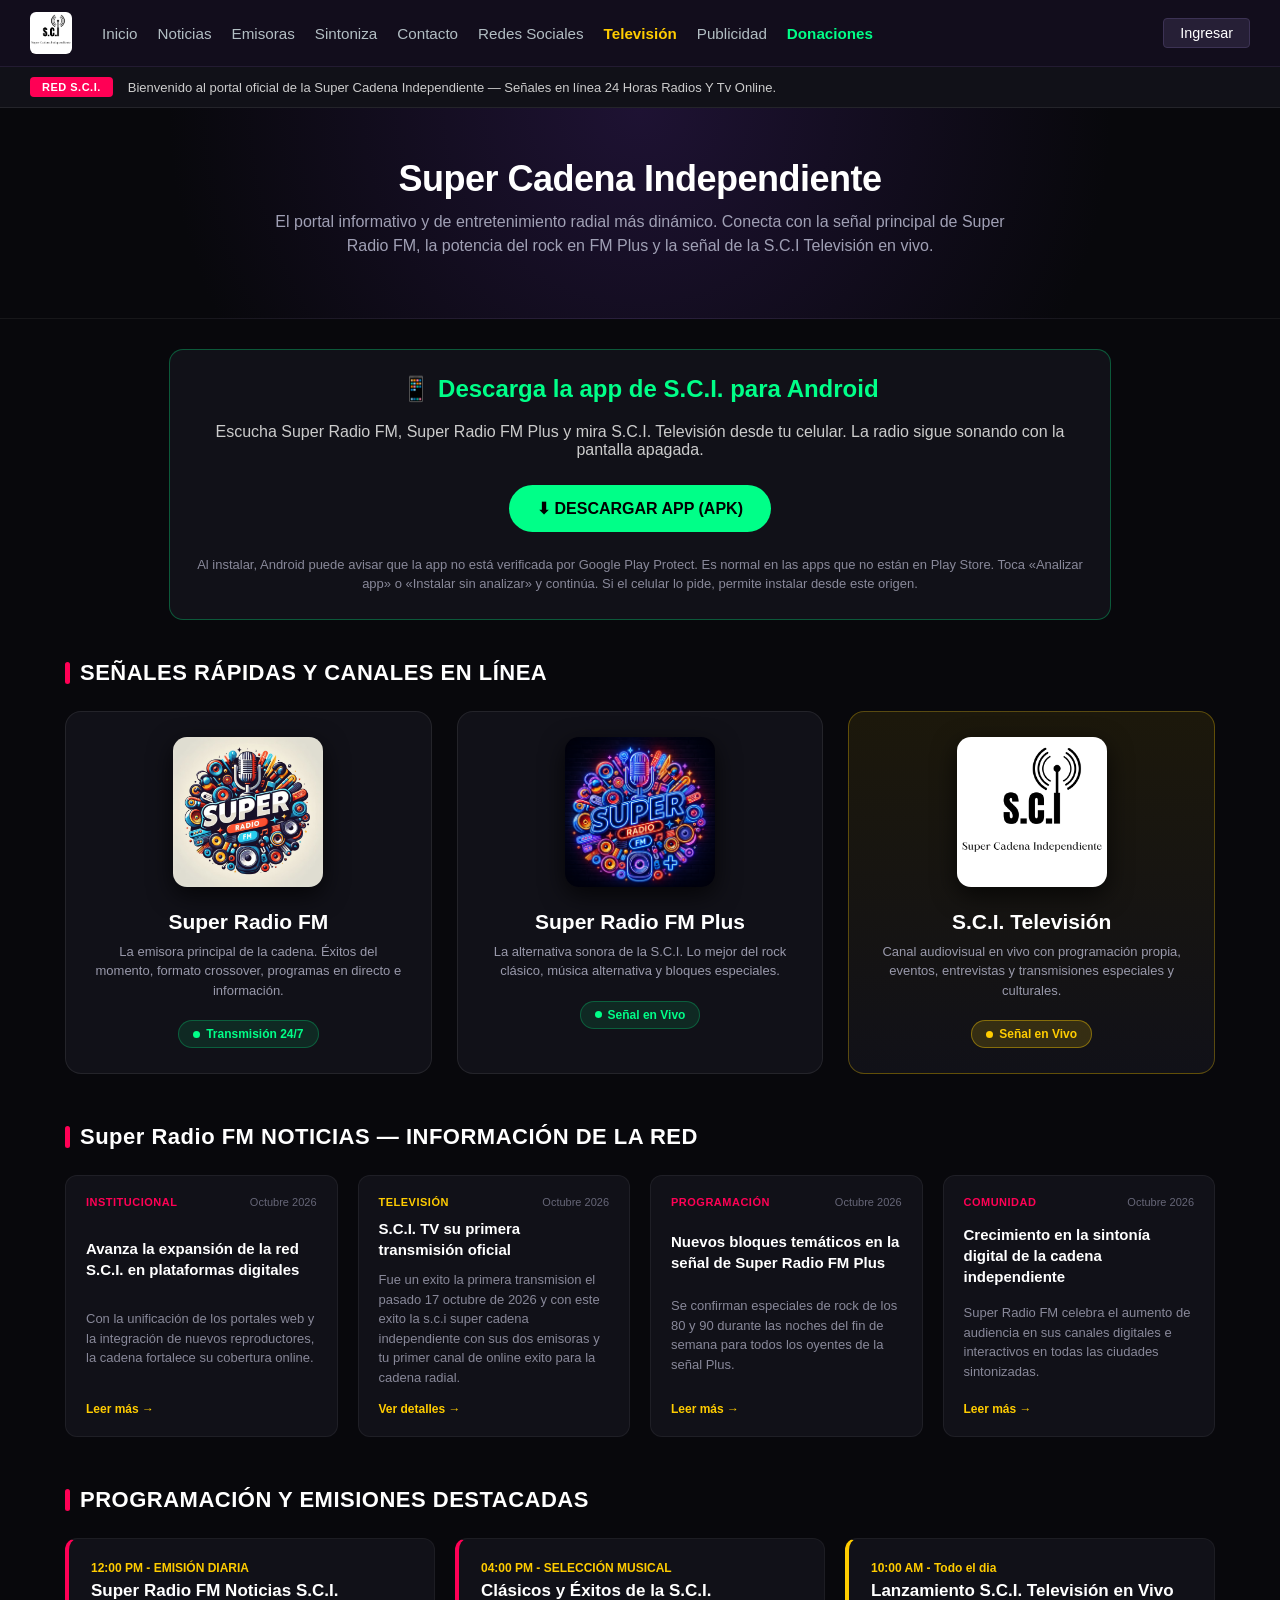
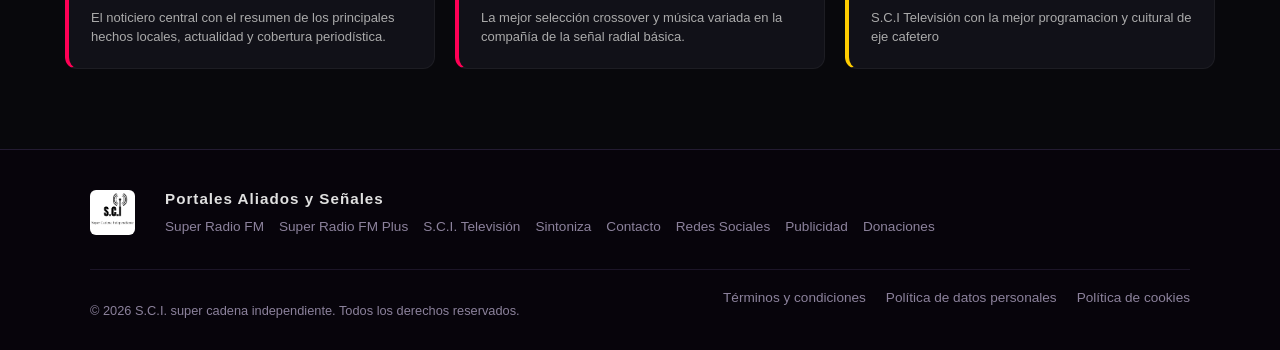
<file: index.html>
<!DOCTYPE html>
<html lang="es">
<head>
    <meta charset="UTF-8">
    <meta http-equiv="X-UA-Compatible" content="IE=edge">
    <meta name="viewport" content="width=device-width, initial-scale=1.0">
    <title>S.C.I. - Super Cadena Independiente</title>
    <!-- FAVICON INSTITUCIONAL -->
    <link rel="icon" type="image/png" href="logotv.png">
    <link rel="stylesheet" href="style.css">
    <style>
        body {
            background-color: #08080c;
            color: #ffffff;
            font-family: 'Segoe UI', Tahoma, Geneva, Verdana, sans-serif;
            margin: 0;
            padding: 0;
        }

        /* HEADER & LOGO */
        .logo-box-img {
            display: flex;
            align-items: center;
            text-decoration: none;
        }
        .logo-box-img img {
            height: 42px;
            width: auto;
            border-radius: 6px;
            object-fit: contain;
        }

        /* BANNER DE NOTICIAS AL AIRE */
        .ticker-news {
            background: #111118;
            border-bottom: 1px solid rgba(255, 255, 255, 0.08);
            padding: 10px 30px;
            display: flex;
            align-items: center;
            gap: 15px;
            font-size: 13px;
        }
        .ticker-tag {
            background: #ff0055;
            color: #fff;
            padding: 4px 12px;
            border-radius: 4px;
            font-weight: bold;
            font-size: 11px;
            letter-spacing: 0.5px;
            white-space: nowrap;
        }
        .ticker-text {
            color: #ccc;
            margin: 0;
            white-space: nowrap;
            overflow: hidden;
            text-overflow: ellipsis;
        }

        /* HERO PRINCIPAL */
        .hero-home {
            text-align: center;
            padding: 50px 20px 35px 20px;
            background: radial-gradient(circle at top, #1e1233 0%, #08080c 70%);
            border-bottom: 1px solid rgba(255, 255, 255, 0.06);
        }
        .hero-home h1 {
            font-size: 36px;
            margin: 0 0 10px 0;
            color: #ffffff;
            font-weight: 800;
            letter-spacing: -0.5px;
        }
        .hero-home p {
            color: #a0a0b5;
            font-size: 16px;
            max-width: 750px;
            margin: 0 auto 25px auto;
            line-height: 1.5;
        }

        /* BANNER CUENTA REGRESIVA S.C.I. TV */
        .tv-info-left {
            display: flex;
            align-items: center;
            gap: 15px;
        }
        .tv-info-left img {
            width: 55px;
            height: 55px;
            border-radius: 10px;
        }
        .tv-info-text h3 {
            margin: 0 0 4px 0;
            color: #ffcc00;
            font-size: 18px;
        }
        .tv-info-text p {
            margin: 0;
            color: #ccc;
            font-size: 13px;
        }
        .timer-box {
            display: flex;
            gap: 12px;
            text-align: center;
        }
        .timer-unit {
            background: rgba(0, 0, 0, 0.6);
            padding: 8px 14px;
            border-radius: 8px;
            border: 1px solid rgba(255, 204, 0, 0.3);
            min-width: 50px;
        }
        .timer-unit .num {
            font-size: 20px;
            font-weight: bold;
            color: #ffffff;
            display: block;
        }
        .timer-unit .label {
            font-size: 10px;
            color: #ffcc00;
            text-transform: uppercase;
        }

        /* SECCIÓN DE EMISORAS Y CANALES */
        .seccion-emisoras {
            max-width: 1150px;
            margin: 40px auto;
            padding: 0 20px;
        }

        .titulo-seccion {
            font-size: 22px;
            letter-spacing: 0.5px;
            margin-bottom: 25px;
            color: #ffffff;
            font-weight: 700;
            display: flex;
            align-items: center;
            gap: 10px;
        }

        .titulo-seccion::before {
            content: '';
            width: 5px;
            height: 22px;
            background: #ff0055;
            display: inline-block;
            border-radius: 3px;
        }

        .emisoras-grid {
            display: grid;
            grid-template-columns: repeat(auto-fit, minmax(320px, 1fr));
            gap: 25px;
        }

        .card-channel {
            background: #111118;
            border-radius: 16px;
            border: 1px solid rgba(255, 255, 255, 0.08);
            padding: 25px;
            text-decoration: none;
            color: #fff;
            transition: all 0.3s ease;
            display: flex;
            flex-direction: column;
            align-items: center;
            text-align: center;
            position: relative;
        }

        .card-channel:hover {
            transform: translateY(-6px);
            border-color: #ff0055;
            box-shadow: 0 12px 30px rgba(255, 0, 85, 0.25);
        }

        .card-channel img {
            width: 150px;
            height: 150px;
            object-fit: cover;
            border-radius: 14px;
            margin-bottom: 18px;
            box-shadow: 0 8px 25px rgba(0,0,0,0.7);
        }

        .card-title {
            font-size: 21px;
            font-weight: bold;
            margin: 5px 0 8px 0;
        }

        .card-desc {
            font-size: 13px;
            color: #9999ab;
            margin: 0 0 20px 0;
            line-height: 1.5;
        }

        .card-badge {
            background: rgba(0, 255, 136, 0.1);
            color: #00ff88;
            font-size: 12px;
            font-weight: bold;
            padding: 6px 14px;
            border-radius: 20px;
            display: inline-flex;
            align-items: center;
            gap: 6px;
            border: 1px solid rgba(0, 255, 136, 0.25);
        }

        .card-badge .dot {
            width: 7px;
            height: 7px;
            background-color: #00ff88;
            border-radius: 50%;
        }

        .card-tv-proximamente {
            border-color: rgba(255, 204, 0, 0.3) !important;
            background: linear-gradient(180deg, #1c180b 0%, #111118 100%);
        }

        .card-tv-proximamente:hover {
            border-color: #ffcc00 !important;
            box-shadow: 0 12px 30px rgba(255, 204, 0, 0.25) !important;
        }

        .badge-proximamente {
            background: rgba(255, 204, 0, 0.15) !important;
            color: #ffcc00 !important;
            border: 1px solid rgba(255, 204, 0, 0.4) !important;
        }

        .badge-proximamente .dot {
            background-color: #ffcc00 !important;
            animation: parpadeo 1.2s infinite;
        }

        @keyframes parpadeo {
            0% { opacity: 1; }
            50% { opacity: 0.3; }
            100% { opacity: 1; }
        }

        /* PORTAL DE NOTICIAS */
        .seccion-noticias {
            max-width: 1150px;
            margin: 50px auto;
            padding: 0 20px;
        }

        .noticias-grid {
            display: grid;
            grid-template-columns: repeat(auto-fit, minmax(250px, 1fr));
            gap: 20px;
            margin-top: 20px;
        }

        .noticia-card {
            background: #111118;
            border-radius: 12px;
            padding: 20px;
            border: 1px solid rgba(255, 255, 255, 0.06);
            display: flex;
            flex-direction: column;
            justify-content: space-between;
            transition: all 0.3s;
        }

        .noticia-card:hover {
            border-color: #ff0055;
            transform: translateY(-3px);
        }

        .noticia-meta {
            display: flex;
            justify-content: space-between;
            align-items: center;
            margin-bottom: 10px;
        }

        .noticia-tag {
            font-size: 11px;
            font-weight: bold;
            color: #ff0055;
            text-transform: uppercase;
            letter-spacing: 0.5px;
        }

        .noticia-fecha {
            font-size: 11px;
            color: #666677;
        }

        .noticia-card h4 {
            font-size: 15px;
            margin: 0 0 10px 0;
            color: #ffffff;
            line-height: 1.4;
            font-weight: 600;
        }

        .noticia-card p {
            font-size: 13px;
            color: #888899;
            margin: 0 0 15px 0;
            line-height: 1.5;
        }

        .noticia-link {
            color: #ffcc00;
            text-decoration: none;
            font-size: 12px;
            font-weight: bold;
        }

        /* PARRILLA DE PROGRAMACIÓN */
        .seccion-parrilla {
            max-width: 1150px;
            margin: 50px auto 60px auto;
            padding: 0 20px;
        }

        .programas-grid {
            display: grid;
            grid-template-columns: repeat(auto-fit, minmax(320px, 1fr));
            gap: 20px;
            margin-top: 20px;
        }

        .prog-item {
            background: #111118;
            border-radius: 12px;
            padding: 22px;
            border: 1px solid rgba(255, 255, 255, 0.05);
            border-left: 4px solid #ff0055;
        }

        .prog-time {
            color: #ffcc00;
            font-size: 12px;
            font-weight: bold;
            margin-bottom: 6px;
        }

        .prog-item h4 {
            margin: 0 0 8px 0;
            font-size: 17px;
        }

        .prog-item p {
            margin: 0;
            font-size: 13px;
            color: #aaa;
            line-height: 1.4;
        }

        .footer-logo-img {
            height: 45px;
            width: auto;
            border-radius: 6px;
            object-fit: contain;
        }
    </style>
</head>
<body>

    <!-- BARRA DE NAVEGACIÓN COMPLETA CON TODAS LAS PESTAÑAS -->
    <header class="navbar-rcn">
        <div class="nav-left">
            <a href="index.html" class="logo-box-img">
                <img src="logotv.png" alt="S.C.I. Logo">
            </a>
            <nav>
                <a href="index.html">Inicio</a>
                <a href="#noticias">Noticias</a>
                <a href="#emisoras">Emisoras</a>
                <a href="sintoniza.html">Sintoniza</a>
                <a href="contacto.html">Contacto</a>
                <a href="redes-sociales.html">Redes Sociales</a>
                <a href="scitv.html" style="color: #ffcc00; font-weight: bold;">Televisión</a>
                <a href="publicidad.html">Publicidad</a>
                <a href="donaciones.html" style="color: #00ff88; font-weight: bold;">Donaciones</a>
            </nav>
        </div>
        <div class="nav-right">
            <button class="btn-ingresar">Ingresar</button>
        </div>
    </header>

    <!-- BANNER DE TITULARES -->
    <div class="ticker-news">
        <span class="ticker-tag">RED S.C.I.</span>
        <p class="ticker-text">Bienvenido al portal oficial de la Super Cadena Independiente — Señales en línea 24 Horas Radios Y Tv Online.</p>
    </div>

    <main>
        <!-- CABECERA PRINCIPAL -->
        <section class="hero-home">
            <h1>Super Cadena Independiente</h1>
            <p>El portal informativo y de entretenimiento radial más dinámico. Conecta con la señal principal de Super Radio FM, la potencia del rock en FM Plus y la señal de la S.C.I Televisión en vivo.</p>
        </section>

        <!-- DESCARGA DE LA APP ANDROID -->
        <section class="descarga-app" style="max-width:900px;margin:30px auto;padding:25px 20px;background:#111118;border:1px solid rgba(0,255,136,0.3);border-radius:14px;text-align:center;">
            <h2 style="margin-top:0;color:#00ff88;">📱 Descarga la app de S.C.I. para Android</h2>
            <p style="color:#cccccc;">Escucha Super Radio FM, Super Radio FM Plus y mira S.C.I. Televisión desde tu celular. La radio sigue sonando con la pantalla apagada.</p>
            <a href="sci-app.apk" download style="display:inline-block;background:#00ff88;color:#000;font-weight:bold;padding:14px 28px;border-radius:25px;text-decoration:none;margin:10px 0;">⬇ DESCARGAR APP (APK)</a>
            <p style="color:#888899;font-size:13px;line-height:1.5;margin-bottom:0;">Al instalar, Android puede avisar que la app no está verificada por Google Play Protect. Es normal en las apps que no están en Play Store. Toca «Analizar app» o «Instalar sin analizar» y continúa. Si el celular lo pide, permite instalar desde este origen.</p>
        </section>

        <!-- EMISORAS Y CANALES -->
        <section class="seccion-emisoras" id="emisoras">
            <h2 class="titulo-seccion">SEÑALES RÁPIDAS Y CANALES EN LÍNEA</h2>

            <div class="emisoras-grid">
                <!-- SUPER RADIO FM -->
                <a href="super-radio-fm.html" class="card-channel">
                    <img src="basica.png" alt="Super Radio Fm Logo">
                    <div class="card-title">Super Radio FM</div>
                    <div class="card-desc">La emisora principal de la cadena. Éxitos del momento, formato crossover, programas en directo e información.</div>
                    <div class="card-badge"><span class="dot"></span> Transmisión 24/7</div>
                </a>

                <!-- SUPER RADIO FM PLUS -->
                <a href="super-radio-fm-plus.html" class="card-channel">
                    <img src="plus.png" alt="Super Radio Fm plus Logo">
                    <div class="card-title">Super Radio FM Plus</div>
                    <div class="card-desc">La alternativa sonora de la S.C.I. Lo mejor del rock clásico, música alternativa y bloques especiales.</div>
                    <div class="card-badge"><span class="dot"></span> Señal en Vivo</div>
                </a>

                <!-- S.C.I. TELEVISIÓN -->
                <a href="scitv.html" class="card-channel card-tv-proximamente">
                    <img src="logotv.png" alt="S.C.I. Televisión Logo">
                    <div class="card-title">S.C.I. Televisión</div>
                    <div class="card-desc">Canal audiovisual en vivo con programación propia, eventos, entrevistas y transmisiones especiales y culturales.</div>
                    <div class="card-badge badge-proximamente"><span class="dot"></span> Señal en Vivo</div>
                </a>
            </div>
        </section>

        <!-- PORTAL S.C.I. NOTICIAS -->
        <section class="seccion-noticias" id="noticias">
            <h2 class="titulo-seccion">Super Radio FM NOTICIAS — INFORMACIÓN DE LA RED</h2>
            
            <div class="noticias-grid">
                <div class="noticia-card">
                    <div class="noticia-meta">
                        <span class="noticia-tag">Institucional</span>
                        <span class="noticia-fecha">Octubre 2026</span>
                    </div>
                    <h4>Avanza la expansión de la red S.C.I. en plataformas digitales</h4>
                    <p>Con la unificación de los portales web y la integración de nuevos reproductores, la cadena fortalece su cobertura online.</p>
                    <a href="super-radio-fm.html" class="noticia-link">Leer más &rarr;</a>
                </div>

                <div class="noticia-card">
                    <span class="noticia-meta">
                        <span class="noticia-tag" style="color: #ffcc00;">Televisión</span>
                        <span class="noticia-fecha">Octubre 2026</span>
                    </span>
                    <h4>S.C.I. TV su primera transmisión oficial</h4>
                    <p>Fue un exito la primera transmision el pasado 17 octubre de 2026 y con este exito la s.c.i super cadena independiente con sus dos emisoras y tu primer canal de online exito para la cadena radial.</p>
                    <a href="scitv.html" class="noticia-link">Ver detalles &rarr;</a>
                </div>

                <div class="noticia-card">
                    <div class="noticia-meta">
                        <span class="noticia-tag">Programación</span>
                        <span class="noticia-fecha">Octubre 2026</span>
                    </div>
                    <h4>Nuevos bloques temáticos en la señal de Super Radio FM Plus</h4>
                    <p>Se confirman especiales de rock de los 80 y 90 durante las noches del fin de semana para todos los oyentes de la señal Plus.</p>
                    <a href="super-radio-fm-plus.html" class="noticia-link">Leer más &rarr;</a>
                </div>

                <div class="noticia-card">
                    <div class="noticia-meta">
                        <span class="noticia-tag">Comunidad</span>
                        <span class="noticia-fecha">Octubre 2026</span>
                    </div>
                    <h4>Crecimiento en la sintonía digital de la cadena independiente</h4>
                    <p>Super Radio FM celebra el aumento de audiencia en sus canales digitales e interactivos en todas las ciudades sintonizadas.</p>
                    <a href="super-radio-fm.html" class="noticia-link">Leer más &rarr;</a>
                </div>
            </div>
        </section>

        <!-- PARRILLA INSTITUCIONAL -->
        <section class="seccion-parrilla" id="programacion">
            <h2 class="titulo-seccion">PROGRAMACIÓN Y EMISIONES DESTACADAS</h2>

            <div class="programas-grid">
                <div class="prog-item">
                    <div class="prog-time">12:00 PM - EMISIÓN DIARIA</div>
                    <h4>Super Radio FM Noticias S.C.I.</h4>
                    <p>El noticiero central con el resumen de los principales hechos locales, actualidad y cobertura periodística.</p>
                </div>

                <div class="prog-item">
                    <div class="prog-time">04:00 PM - SELECCIÓN MUSICAL</div>
                    <h4>Clásicos y Éxitos de la S.C.I.</h4>
                    <p>La mejor selección crossover y música variada en la compañía de la señal radial básica.</p>
                </div>

                <div class="prog-item" style="border-left-color: #ffcc00;">
                    <div class="prog-time" style="color: #ffcc00;">10:00 AM - Todo el dia</div>
                    <h4>Lanzamiento S.C.I. Televisión en Vivo</h4>
                    <p>S.C.I Televisión con la mejor programacion y cuitural de eje cafetero</p>
                </div>
            </div>
        </section>
    </main>

    <!-- FOOTER CORPORATIVO CON ENLACES NUEVOS -->
    <footer class="footer-rcn">
        <div class="footer-content">
            <div class="footer-top">
                <div class="footer-logo-area">
                    <a href="index.html">
                        <img src="logotv.png" alt="S.C.I. Logo" class="footer-logo-img">
                    </a>
                </div>
                <div class="footer-links-group">
                    <h4>Portales Aliados y Señales</h4>
                    <div class="links-row">
                        <a href="super-radio-fm.html">Super Radio FM</a>
                        <a href="super-radio-fm-plus.html">Super Radio FM Plus</a>
                        <a href="scitv.html">S.C.I. Televisión</a>
                        <a href="sintoniza.html">Sintoniza</a>
                        <a href="contacto.html">Contacto</a>
                        <a href="redes-sociales.html">Redes Sociales</a>
                        <a href="publicidad.html">Publicidad</a>
                        <a href="donaciones.html">Donaciones</a>
                    </div>
                </div>
            </div>
            <div class="footer-bottom">
                <p>&copy; 2026 S.C.I. super cadena independiente. Todos los derechos reservados.</p>
                <div class="footer-legal">
                    <a href="#">Términos y condiciones</a>
                    <a href="#">Política de datos personales</a>
                    <a href="#">Política de cookies</a>
                </div>
            </div>
        </div>
    </footer>

    <script>
        function actualizarConteoLanzamiento() {
            const fechaLanzamiento = new Date('October 24, 2026 12:00:00').getTime();
            const ahora = new Date().getTime();
            const diferencia = fechaLanzamiento - ahora;

            if (diferencia > 0) {
                const dias = Math.floor(diferencia / (1000 * 60 * 60 * 24));
                const horas = Math.floor((diferencia % (1000 * 60 * 60 * 24)) / (1000 * 60 * 60));
                const minutos = Math.floor((diferencia % (1000 * 60 * 60)) / (1000 * 60));

                document.getElementById('diasCount').textContent = String(dias).padStart(2, '0');
                document.getElementById('horasCount').textContent = String(horas).padStart(2, '0');
                document.getElementById('minCount').textContent = String(minutos).padStart(2, '0');
            } else {
                document.getElementById('diasCount').textContent = '00';
                document.getElementById('horasCount').textContent = '00';
                document.getElementById('minCount').textContent = '00';
            }
        }

        actualizarConteoLanzamiento();
        setInterval(actualizarConteoLanzamiento, 60000);
    </script>
</body>
</html>
</file>
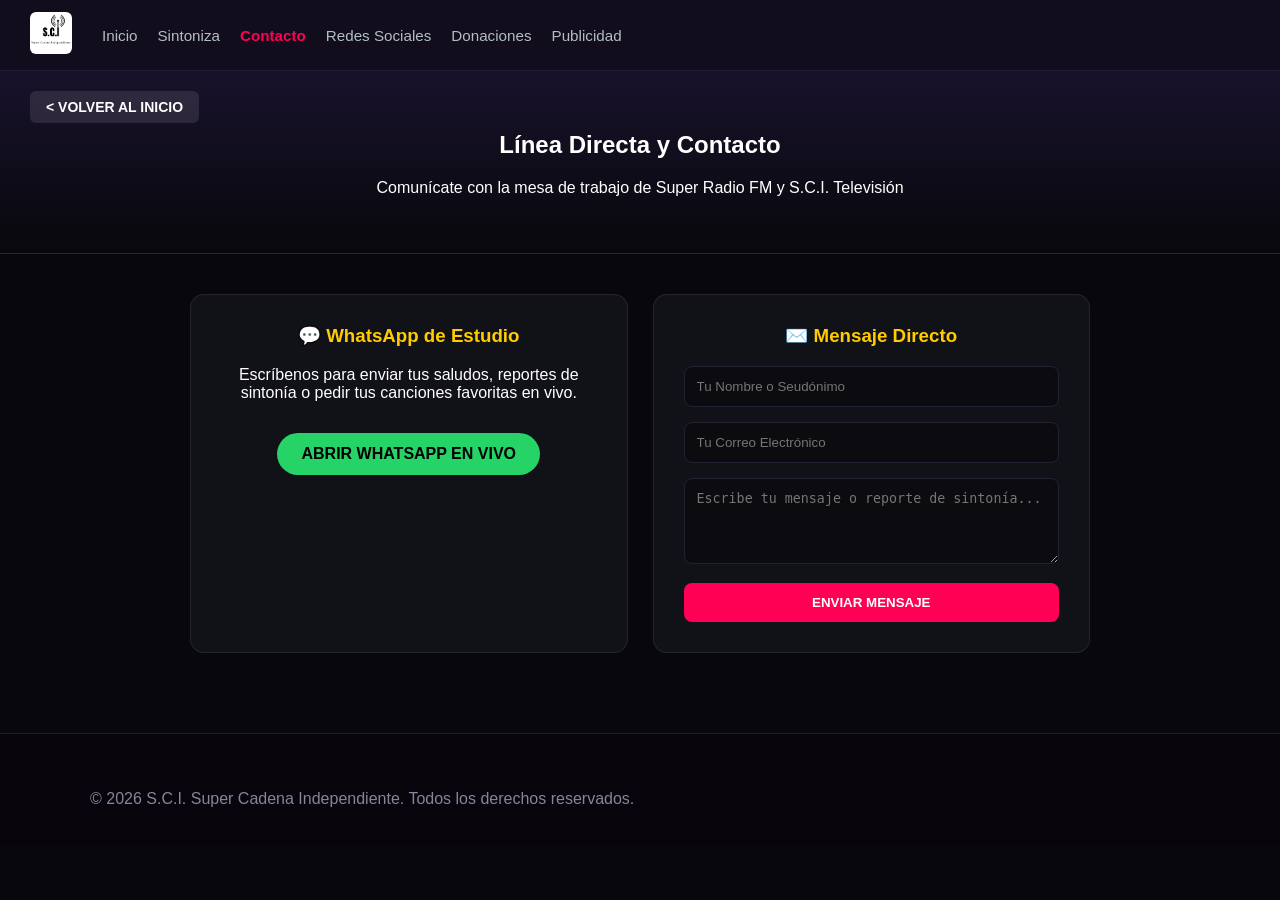
<file: contacto.html>
<!DOCTYPE html>
<html lang="es">
<head>
    <meta charset="UTF-8">
    <meta name="viewport" content="width=device-width, initial-scale=1.0">
    <title>Contacto - S.C.I. Super Cadena Independiente</title>
    <link rel="icon" type="image/png" href="logotv.png">
    <link rel="stylesheet" href="style.css">
    <style>
        body {
            background-color: #08080c;
            color: #ffffff;
            font-family: 'Segoe UI', Tahoma, Geneva, Verdana, sans-serif;
            margin: 0;
            padding: 0;
        }

        .logo-box-img img {
            height: 42px;
            width: auto;
            border-radius: 6px;
        }

        .hero-banner {
            background: linear-gradient(180deg, #18122b 0%, #08080c 100%);
            padding: 40px 20px;
            text-align: center;
            border-bottom: 1px solid rgba(255, 255, 255, 0.08);
            position: relative;
        }

        .btn-volver {
            position: absolute;
            top: 20px;
            left: 30px;
            background: rgba(255, 255, 255, 0.1);
            color: #ffffff;
            text-decoration: none;
            padding: 8px 16px;
            border-radius: 6px;
            font-weight: bold;
            font-size: 14px;
        }

        .btn-volver:hover {
            background: #ff0055;
        }

        .main-container {
            max-width: 900px;
            margin: 40px auto;
            padding: 0 20px;
        }

        .contact-grid {
            display: grid;
            grid-template-columns: repeat(auto-fit, minmax(280px, 1fr));
            gap: 25px;
        }

        .card-contacto {
            background: #111118;
            border-radius: 14px;
            padding: 30px;
            border: 1px solid rgba(255, 255, 255, 0.08);
            text-align: center;
        }

        .card-contacto h3 {
            color: #ffcc00;
            margin-top: 0;
        }

        .btn-whatsapp {
            display: inline-block;
            background-color: #25d366;
            color: #000;
            font-weight: bold;
            padding: 12px 24px;
            border-radius: 25px;
            text-decoration: none;
            margin-top: 15px;
            transition: transform 0.2s;
        }

        .btn-whatsapp:hover {
            transform: scale(1.05);
        }

        .form-contacto input, .form-contacto textarea {
            width: 100%;
            padding: 12px;
            margin-bottom: 15px;
            border-radius: 8px;
            border: 1px solid #222233;
            background: #0b0b10;
            color: #fff;
            box-sizing: border-box;
        }

        .btn-enviar {
            background: #ff0055;
            color: #fff;
            border: none;
            padding: 12px 25px;
            font-weight: bold;
            border-radius: 8px;
            cursor: pointer;
            width: 100%;
        }

        .btn-enviar:hover {
            background: #e0004c;
        }
    </style>
</head>
<body>

    <header class="navbar-rcn">
        <div class="nav-left">
            <a href="index.html" class="logo-box-img">
                <img src="logotv.png" alt="S.C.I. Logo">
            </a>
            <nav>
                <a href="index.html">Inicio</a>
                <a href="sintoniza.html">Sintoniza</a>
                <a href="contacto.html" style="color:#ff0055; font-weight:bold;">Contacto</a>
                <a href="redes-sociales.html">Redes Sociales</a>
                <a href="donaciones.html">Donaciones</a>
                <a href="publicidad.html">Publicidad</a>
            </nav>
        </div>
    </header>

    <section class="hero-banner">
        <a href="index.html" class="btn-volver">&lt; VOLVER AL INICIO</a>
        <h1>Línea Directa y Contacto</h1>
        <p>Comunícate con la mesa de trabajo de Super Radio FM y S.C.I. Televisión</p>
    </section>

    <main class="main-container">
        <div class="contact-grid">
            <div class="card-contacto">
                <h3>💬 WhatsApp de Estudio</h3>
                <p>Escríbenos para enviar tus saludos, reportes de sintonía o pedir tus canciones favoritas en vivo.</p>
                <a href="https://wa.me/573248748285" target="_blank" class="btn-whatsapp">ABRIR WHATSAPP EN VIVO</a>
            </div>

            <div class="card-contacto">
                <h3>✉️ Mensaje Directo</h3>
                <form class="form-contacto" onsubmit="event.preventDefault(); alert('¡Mensaje enviado con éxito a la mesa de producción!');">
                    <input type="text" placeholder="Tu Nombre o Seudónimo" required>
                    <input type="email" placeholder="Tu Correo Electrónico" required>
                    <textarea rows="4" placeholder="Escribe tu mensaje o reporte de sintonía..." required></textarea>
                    <button type="submit" class="btn-enviar">ENVIAR MENSAJE</button>
                </form>
            </div>
        </div>
    </main>

    <footer class="footer-rcn">
        <div class="footer-content">
            <p>&copy; 2026 S.C.I. Super Cadena Independiente. Todos los derechos reservados.</p>
        </div>
    </footer>

</body>
</html>
</file>
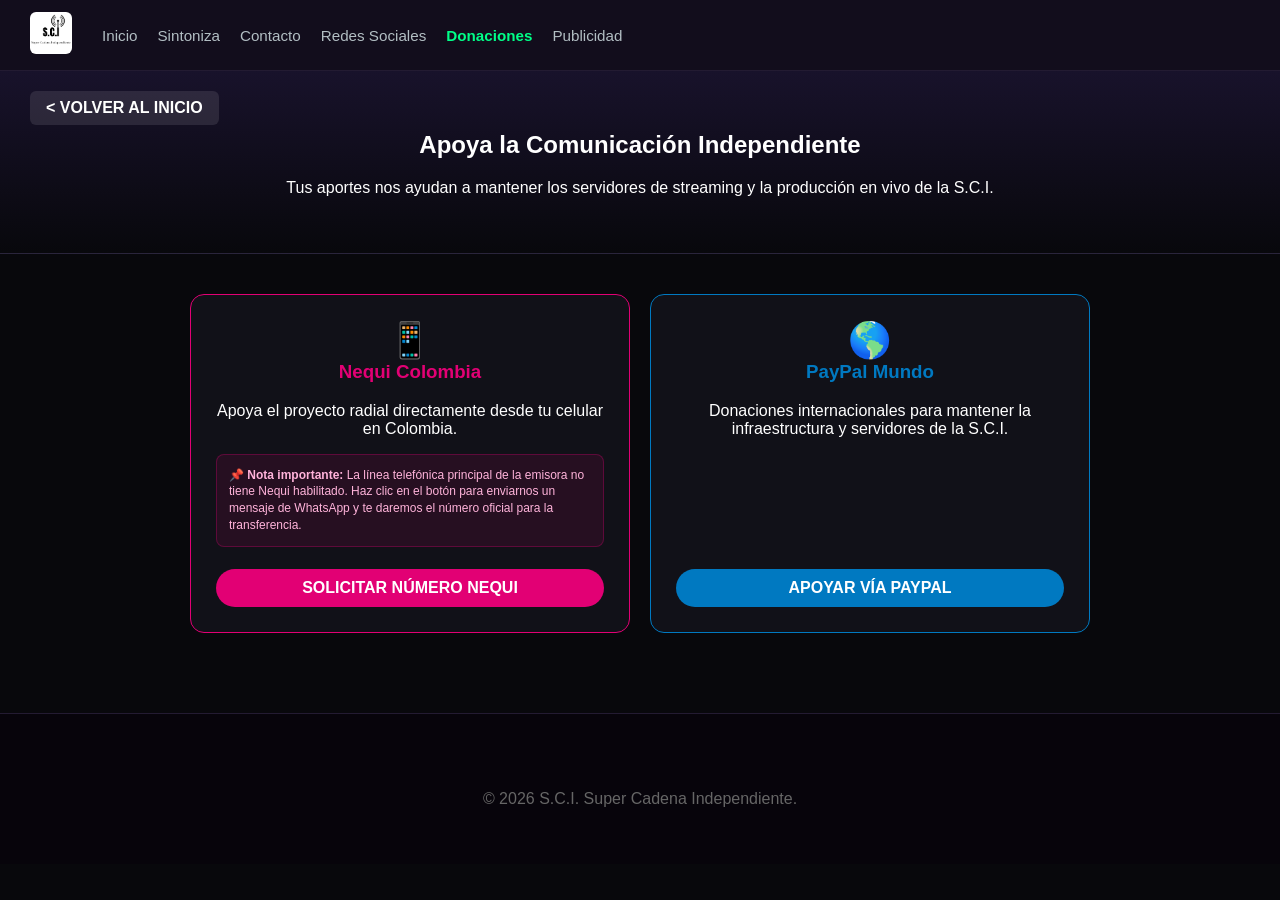
<file: donaciones.html>
<!DOCTYPE html>
<html lang="es">
<head>
    <meta charset="UTF-8">
    <meta name="viewport" content="width=device-width, initial-scale=1.0">
    <title>Donaciones y Apoyo - S.C.I.</title>
    <link rel="icon" type="image/png" href="logotv.png">
    <link rel="stylesheet" href="style.css">
    <style>
        body { background-color: #08080c; color: #fff; font-family: 'Segoe UI', Tahoma, sans-serif; margin: 0; }
        .logo-box-img img { height: 42px; border-radius: 6px; }
        .hero-banner { background: linear-gradient(180deg, #18122b 0%, #08080c 100%); padding: 40px 20px; text-align: center; border-bottom: 1px solid rgba(255,255,255,0.08); position: relative; }
        .btn-volver { position: absolute; top: 20px; left: 30px; background: rgba(255,255,255,0.1); color: #fff; text-decoration: none; padding: 8px 16px; border-radius: 6px; font-weight: bold; }
        .main-container { max-width: 900px; margin: 40px auto; padding: 0 20px; }
        .dona-grid { display: grid; grid-template-columns: repeat(auto-fit, minmax(280px, 1fr)); gap: 20px; }
        .card-dona { background: #111118; border-radius: 14px; padding: 25px; border: 1px solid rgba(255,255,255,0.08); text-align: center; display: flex; flex-direction: column; justify-content: space-between; }
        .card-dona h3 { margin-top: 0; }
        .card-nequi { border-color: #e20074; }
        .card-nequi h3 { color: #e20074; }
        .card-paypal { border-color: #0079c1; }
        .card-paypal h3 { color: #0079c1; }
        .nota-nequi { background: rgba(226, 0, 116, 0.1); border: 1px solid rgba(226, 0, 116, 0.3); border-radius: 8px; padding: 12px; font-size: 12px; color: #ffb3da; margin: 12px 0; text-align: left; line-height: 1.4; }
        .btn-dona { display: inline-block; padding: 10px 20px; border-radius: 20px; font-weight: bold; text-decoration: none; color: #fff; margin-top: 10px; transition: transform 0.2s; }
        .btn-dona:hover { transform: scale(1.03); }
    </style>
</head>
<body>

    <header class="navbar-rcn">
        <div class="nav-left">
            <a href="index.html" class="logo-box-img"><img src="logotv.png" alt="S.C.I. Logo"></a>
            <nav>
                <a href="index.html">Inicio</a>
                <a href="sintoniza.html">Sintoniza</a>
                <a href="contacto.html">Contacto</a>
                <a href="redes-sociales.html">Redes Sociales</a>
                <a href="donaciones.html" style="color:#00ff88; font-weight:bold;">Donaciones</a>
                <a href="publicidad.html">Publicidad</a>
            </nav>
        </div>
    </header>

    <section class="hero-banner">
        <a href="index.html" class="btn-volver">&lt; VOLVER AL INICIO</a>
        <h1>Apoya la Comunicación Independiente</h1>
        <p>Tus aportes nos ayudan a mantener los servidores de streaming y la producción en vivo de la S.C.I.</p>
    </section>

    <main class="main-container">
        <div class="dona-grid">
            <div class="card-dona card-nequi">
                <div>
                    <div style="font-size: 35px;">📱</div>
                    <h3>Nequi Colombia</h3>
                    <p>Apoya el proyecto radial directamente desde tu celular en Colombia.</p>
                    <div class="nota-nequi">
                        📌 <strong>Nota importante:</strong> La línea telefónica principal de la emisora no tiene Nequi habilitado. Haz clic en el botón para enviarnos un mensaje de WhatsApp y te daremos el número oficial para la transferencia.
                    </div>
                </div>
                <a href="https://wa.me/3248748285?text=Hola,%20deseo%20realizar%20un%20aporte%20v%C3%ADa%20Nequi%20para%20Super%20Radio%20FM" target="_blank" class="btn-dona" style="background:#e20074;">SOLICITAR NÚMERO NEQUI</a>
            </div>

            <div class="card-dona card-paypal">
                <div>
                    <div style="font-size: 35px;">🌎</div>
                    <h3>PayPal Mundo</h3>
                    <p>Donaciones internacionales para mantener la infraestructura y servidores de la S.C.I.</p>
                </div>
                <a href="https://www.paypal.com/donate/?hosted_button_id=FZMMG6RVAC49C" target="_blank" class="btn-dona" style="background:#0079c1;">APOYAR VÍA PAYPAL</a>
            </div>
        </div>
    </main>

    <footer class="footer-rcn"><p style="text-align:center; padding: 20px; color: #666;">&copy; 2026 S.C.I. Super Cadena Independiente.</p></footer>

</body>
</html>
</file>
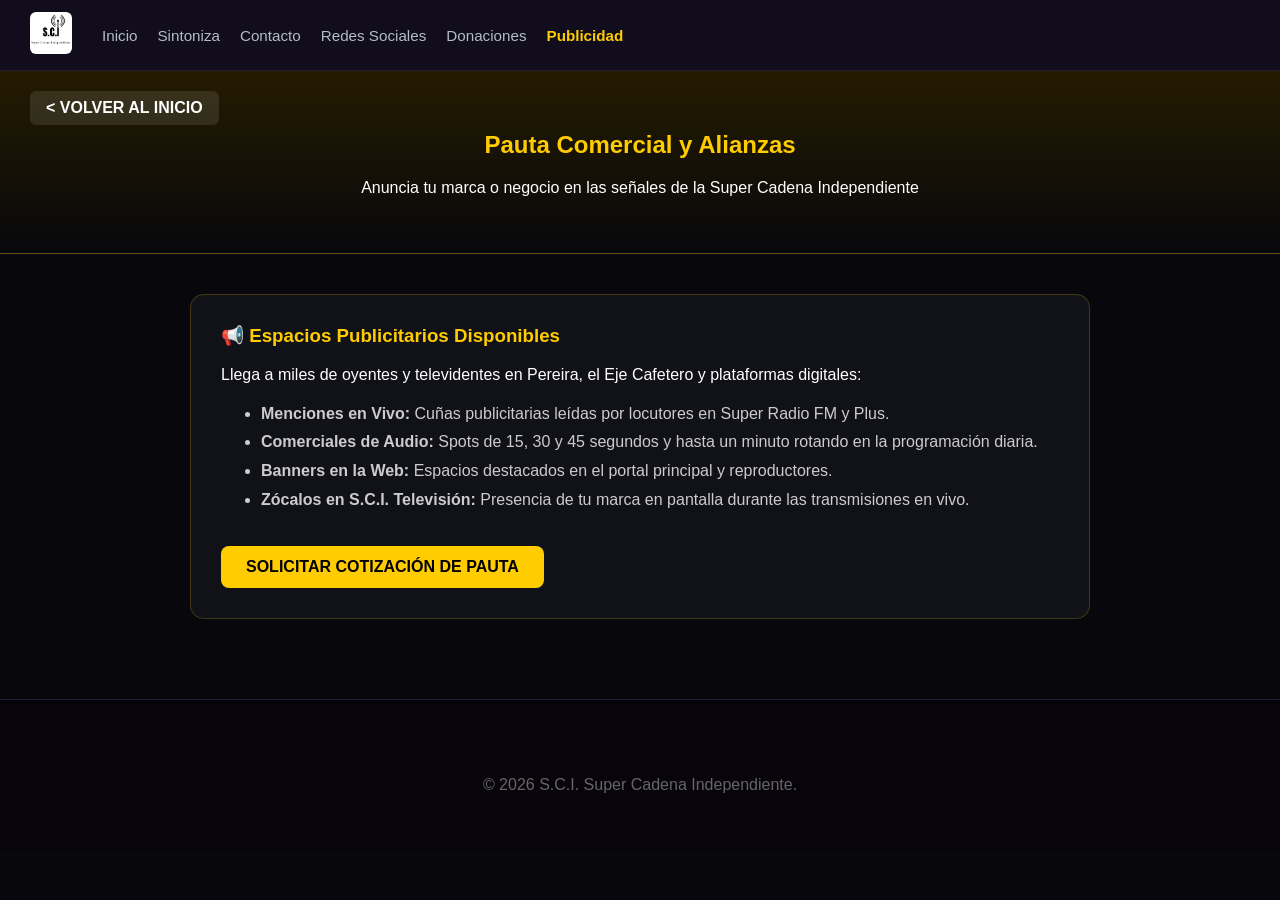
<file: publicidad.html>
<!DOCTYPE html>
<html lang="es">
<head>
    <meta charset="UTF-8">
    <meta name="viewport" content="width=device-width, initial-scale=1.0">
    <title>Publicidad - S.C.I.</title>
    <link rel="icon" type="image/png" href="logotv.png">
    <link rel="stylesheet" href="style.css">
    <style>
        body { background-color: #08080c; color: #fff; font-family: 'Segoe UI', Tahoma, sans-serif; margin: 0; }
        .logo-box-img img { height: 42px; border-radius: 6px; }
        .hero-banner { background: linear-gradient(180deg, #241b00 0%, #08080c 100%); padding: 40px 20px; text-align: center; border-bottom: 1px solid rgba(255,204,0,0.3); position: relative; }
        .btn-volver { position: absolute; top: 20px; left: 30px; background: rgba(255,255,255,0.1); color: #fff; text-decoration: none; padding: 8px 16px; border-radius: 6px; font-weight: bold; }
        .main-container { max-width: 900px; margin: 40px auto; padding: 0 20px; }
        .pauta-box { background: #111118; border-radius: 14px; padding: 30px; border: 1px solid rgba(255,204,0,0.2); }
        .pauta-box h3 { color: #ffcc00; margin-top: 0; }
        .pauta-box ul { line-height: 1.8; color: #ccc; }
        .btn-cotizar { display: inline-block; background: #ffcc00; color: #000; font-weight: bold; padding: 12px 25px; border-radius: 8px; text-decoration: none; margin-top: 15px; }
    </style>
</head>
<body>

    <header class="navbar-rcn">
        <div class="nav-left">
            <a href="index.html" class="logo-box-img"><img src="logotv.png" alt="S.C.I. Logo"></a>
            <nav>
                <a href="index.html">Inicio</a>
                <a href="sintoniza.html">Sintoniza</a>
                <a href="contacto.html">Contacto</a>
                <a href="redes-sociales.html">Redes Sociales</a>
                <a href="donaciones.html">Donaciones</a>
                <a href="publicidad.html" style="color:#ffcc00; font-weight:bold;">Publicidad</a>
            </nav>
        </div>
    </header>

    <section class="hero-banner">
        <a href="index.html" class="btn-volver">&lt; VOLVER AL INICIO</a>
        <h1 style="color:#ffcc00;">Pauta Comercial y Alianzas</h1>
        <p>Anuncia tu marca o negocio en las señales de la Super Cadena Independiente</p>
    </section>

    <main class="main-container">
        <div class="pauta-box">
            <h3>📢 Espacios Publicitarios Disponibles</h3>
            <p>Llega a miles de oyentes y televidentes en Pereira, el Eje Cafetero y plataformas digitales:</p>
            <ul>
                <li><strong>Menciones en Vivo:</strong> Cuñas publicitarias leídas por locutores en Super Radio FM y Plus.</li>
                <li><strong>Comerciales de Audio:</strong> Spots de 15, 30 y 45 segundos y hasta un minuto rotando en la programación diaria.</li>
                <li><strong>Banners en la Web:</strong> Espacios destacados en el portal principal y reproductores.</li>
                <li><strong>Zócalos en S.C.I. Televisión:</strong> Presencia de tu marca en pantalla durante las transmisiones en vivo.</li>
            </ul>
            <a href="contacto.html" class="btn-cotizar">SOLICITAR COTIZACIÓN DE PAUTA</a>
        </div>
    </main>

    <footer class="footer-rcn"><p style="text-align:center; padding: 20px; color: #666;">&copy; 2026 S.C.I. Super Cadena Independiente.</p></footer>

</body>
</html>
</file>
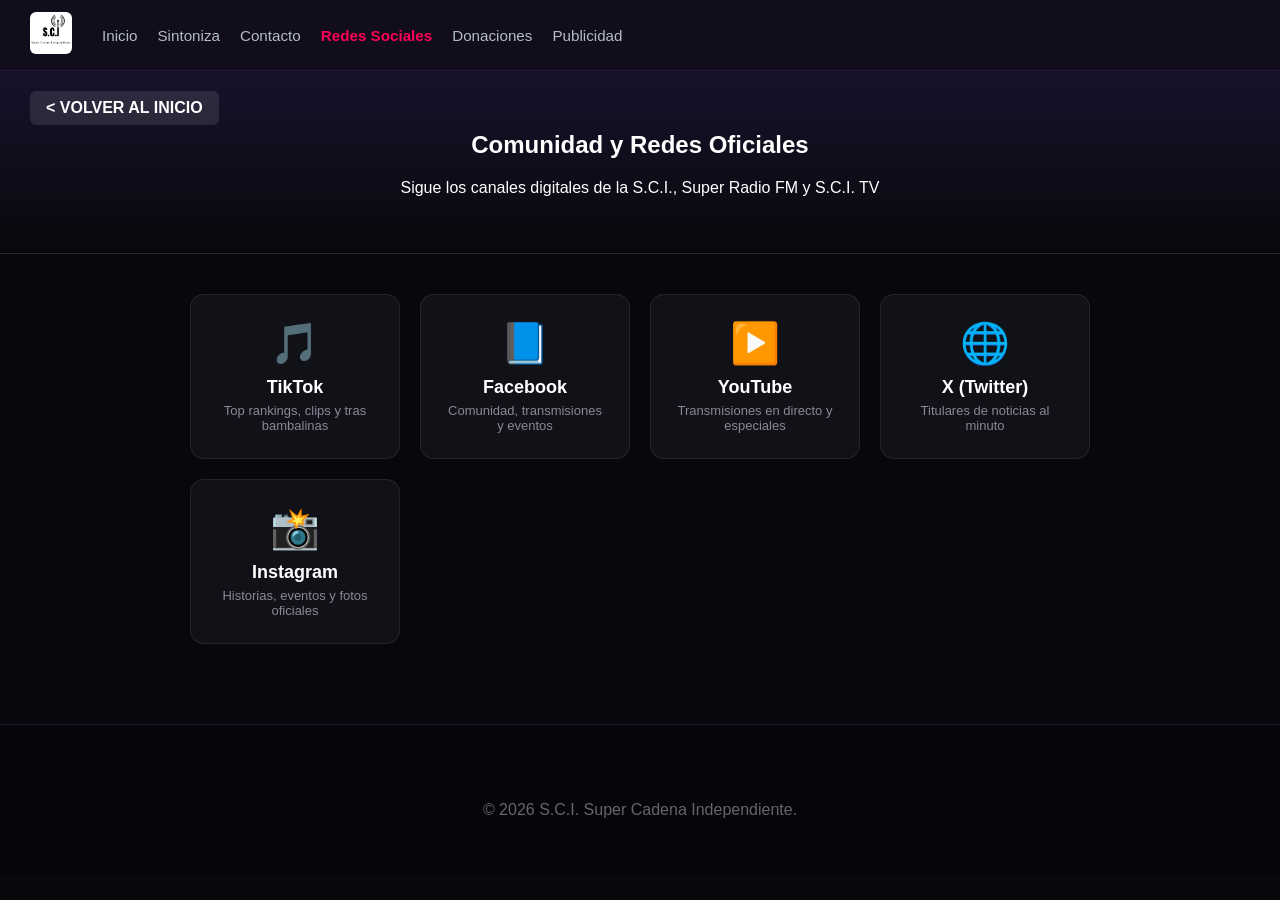
<file: redes-sociales.html>
<!DOCTYPE html>
<html lang="es">
<head>
    <meta charset="UTF-8">
    <meta name="viewport" content="width=device-width, initial-scale=1.0">
    <title>Redes Sociales - S.C.I.</title>
    <link rel="icon" type="image/png" href="logotv.png">
    <link rel="stylesheet" href="style.css">
    <style>
        body { background-color: #08080c; color: #fff; font-family: 'Segoe UI', Tahoma, sans-serif; margin: 0; }
        .logo-box-img img { height: 42px; border-radius: 6px; }
        .hero-banner { background: linear-gradient(180deg, #18122b 0%, #08080c 100%); padding: 40px 20px; text-align: center; border-bottom: 1px solid rgba(255,255,255,0.08); position: relative; }
        .btn-volver { position: absolute; top: 20px; left: 30px; background: rgba(255,255,255,0.1); color: #fff; text-decoration: none; padding: 8px 16px; border-radius: 6px; font-weight: bold; }
        .main-container { max-width: 900px; margin: 40px auto; padding: 0 20px; }
        .redes-grid { display: grid; grid-template-columns: repeat(auto-fit, minmax(200px, 1fr)); gap: 20px; }
        .card-red { background: #111118; border-radius: 14px; padding: 25px; border: 1px solid rgba(255,255,255,0.08); text-align: center; text-decoration: none; color: #fff; transition: transform 0.3s; }
        .card-red:hover { transform: translateY(-5px); border-color: #ff0055; }
        .card-red h3 { margin: 10px 0 5px 0; font-size: 18px; }
        .card-red p { font-size: 13px; color: #888899; margin: 0; }
    </style>
</head>
<body>

    <header class="navbar-rcn">
        <div class="nav-left">
            <a href="index.html" class="logo-box-img"><img src="logotv.png" alt="S.C.I. Logo"></a>
            <nav>
                <a href="index.html">Inicio</a>
                <a href="sintoniza.html">Sintoniza</a>
                <a href="contacto.html">Contacto</a>
                <a href="redes-sociales.html" style="color:#ff0055; font-weight:bold;">Redes Sociales</a>
                <a href="donaciones.html">Donaciones</a>
                <a href="publicidad.html">Publicidad</a>
            </nav>
        </div>
    </header>

    <section class="hero-banner">
        <a href="index.html" class="btn-volver">&lt; VOLVER AL INICIO</a>
        <h1>Comunidad y Redes Oficiales</h1>
        <p>Sigue los canales digitales de la S.C.I., Super Radio FM y S.C.I. TV</p>
    </section>

    <main class="main-container">
        <div class="redes-grid">
            <a href="https://www.tiktok.com/@superradiofmcolombia" target="_blank" class="card-red">
                <div style="font-size: 40px;">🎵</div>
                <h3>TikTok</h3>
                <p>Top rankings, clips y tras bambalinas</p>
            </a>
            <a href="https://www.facebook.com/profile.php?id=61555841586195" target="_blank" class="card-red">
                <div style="font-size: 40px;">📘</div>
                <h3>Facebook</h3>
                <p>Comunidad, transmisiones y eventos</p>
            </a>
            <a href="https://www.youtube.com/@superradiofmcolombia" target="_blank" class="card-red">
                <div style="font-size: 40px;">▶️</div>
                <h3>YouTube</h3>
                <p>Transmisiones en directo y especiales</p>
            </a>
            <a href="https://x.com/Superradiofmcol" target="_blank" class="card-red">
                <div style="font-size: 40px;">🌐</div>
                <h3>X (Twitter)</h3>
                <p>Titulares de noticias al minuto</p>
            </a>
            <a href="https://www.instagram.com/superradiofmcolombia/" target="_blank" class="card-red">
                <div style="font-size: 40px;">📸</div>
                <h3>Instagram</h3>
                <p>Historias, eventos y fotos oficiales</p>
            </a>
        </div>
    </main>

    <footer class="footer-rcn"><p style="text-align:center; padding: 20px; color: #666;">&copy; 2026 S.C.I. Super Cadena Independiente.</p></footer>

</body>
</html>
</file>
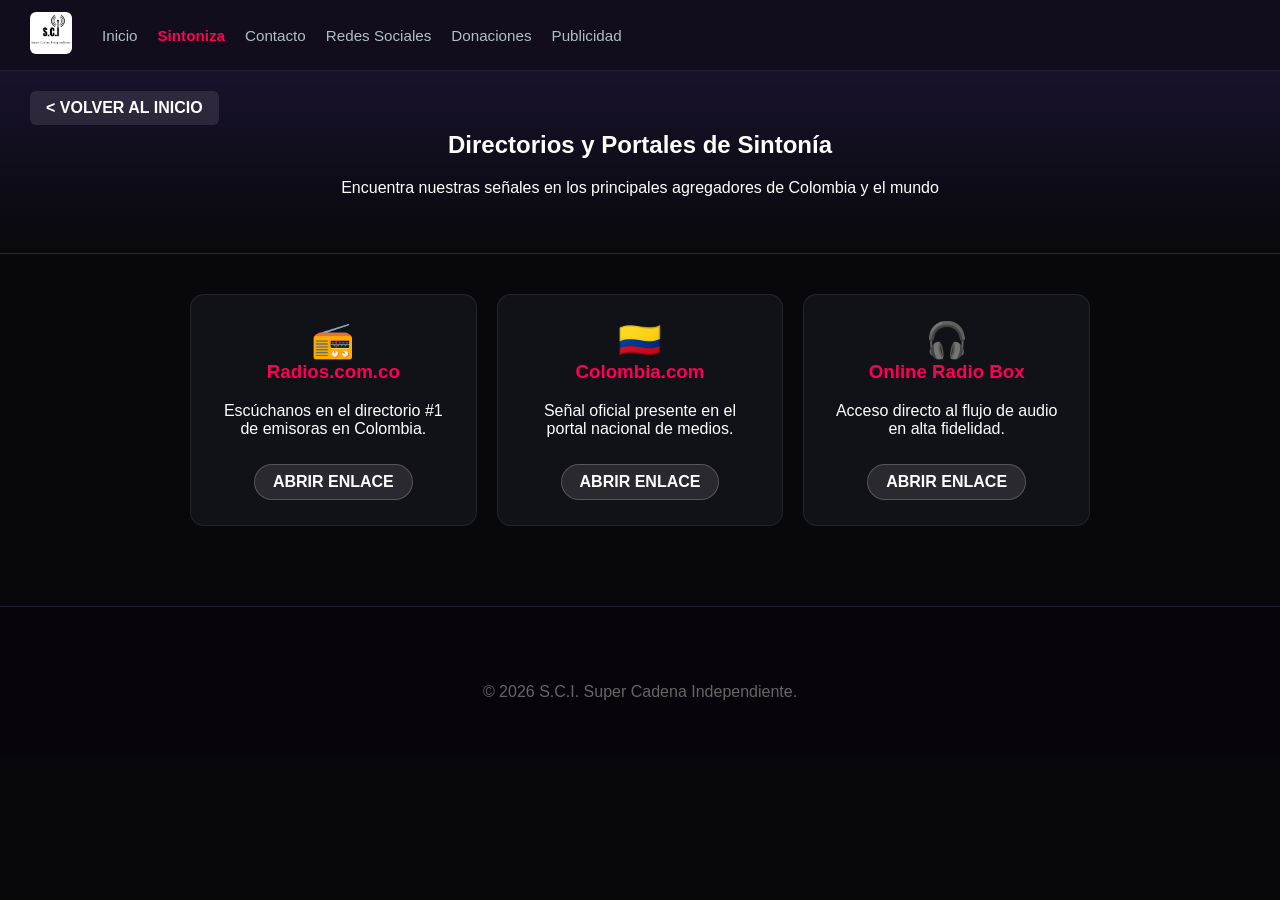
<file: sintoniza.html>
<!DOCTYPE html>
<html lang="es">
<head>
    <meta charset="UTF-8">
    <meta name="viewport" content="width=device-width, initial-scale=1.0">
    <title>Sintoniza - S.C.I.</title>
    <link rel="icon" type="image/png" href="logotv.png">
    <link rel="stylesheet" href="style.css">
    <style>
        body { background-color: #08080c; color: #fff; font-family: 'Segoe UI', Tahoma, sans-serif; margin: 0; }
        .logo-box-img img { height: 42px; border-radius: 6px; }
        .hero-banner { background: linear-gradient(180deg, #18122b 0%, #08080c 100%); padding: 40px 20px; text-align: center; border-bottom: 1px solid rgba(255,255,255,0.08); position: relative; }
        .btn-volver { position: absolute; top: 20px; left: 30px; background: rgba(255,255,255,0.1); color: #fff; text-decoration: none; padding: 8px 16px; border-radius: 6px; font-weight: bold; }
        .main-container { max-width: 900px; margin: 40px auto; padding: 0 20px; }
        .sintoniza-grid { display: grid; grid-template-columns: repeat(auto-fit, minmax(260px, 1fr)); gap: 20px; }
        .card-dir { background: #111118; border-radius: 14px; padding: 25px; border: 1px solid rgba(255,255,255,0.08); text-align: center; }
        .card-dir h3 { margin-top: 0; color: #ff0055; }
        .btn-ver-mas { display: inline-block; background: rgba(255,255,255,0.1); color: #fff; text-decoration: none; padding: 8px 18px; border-radius: 20px; font-weight: bold; margin-top: 10px; border: 1px solid rgba(255,255,255,0.2); }
        .btn-ver-mas:hover { background: #ff0055; }
    </style>
</head>
<body>

    <header class="navbar-rcn">
        <div class="nav-left">
            <a href="index.html" class="logo-box-img"><img src="logotv.png" alt="S.C.I. Logo"></a>
            <nav>
                <a href="index.html">Inicio</a>
                <a href="sintoniza.html" style="color:#ff0055; font-weight:bold;">Sintoniza</a>
                <a href="contacto.html">Contacto</a>
                <a href="redes-sociales.html">Redes Sociales</a>
                <a href="donaciones.html">Donaciones</a>
                <a href="publicidad.html">Publicidad</a>
            </nav>
        </div>
    </header>

    <section class="hero-banner">
        <a href="index.html" class="btn-volver">&lt; VOLVER AL INICIO</a>
        <h1>Directorios y Portales de Sintonía</h1>
        <p>Encuentra nuestras señales en los principales agregadores de Colombia y el mundo</p>
    </section>

    <main class="main-container">
        <div class="sintoniza-grid">
            <div class="card-dir">
                <div style="font-size: 35px;">📻</div>
                <h3>Radios.com.co</h3>
                <p>Escúchanos en el directorio #1 de emisoras en Colombia.</p>
                <a href="https://radios.com.co/super-radio-fm/" target="_blank" class="btn-ver-mas">ABRIR ENLACE</a>
            </div>
            <div class="card-dir">
                <div style="font-size: 35px;">🇨🇴</div>
                <h3>Colombia.com</h3>
                <p>Señal oficial presente en el portal nacional de medios.</p>
                <a href="https://www.colombia.com/radio/super-radio-fm-pereira-6373" target="_blank" class="btn-ver-mas">ABRIR ENLACE</a>
            </div>
            <div class="card-dir">
                <div style="font-size: 35px;">🎧</div>
                <h3>Online Radio Box</h3>
                <p>Acceso directo al flujo de audio en alta fidelidad.</p>
                <a href="https://onlineradiobox.com/co/super/?cs=co.super&played=1" target="_blank" class="btn-ver-mas">ABRIR ENLACE</a>
            </div>
        </div>
    </main>

    <footer class="footer-rcn"><p style="text-align:center; padding: 20px; color: #666;">&copy; 2026 S.C.I. Super Cadena Independiente.</p></footer>

</body>
</html>
</file>
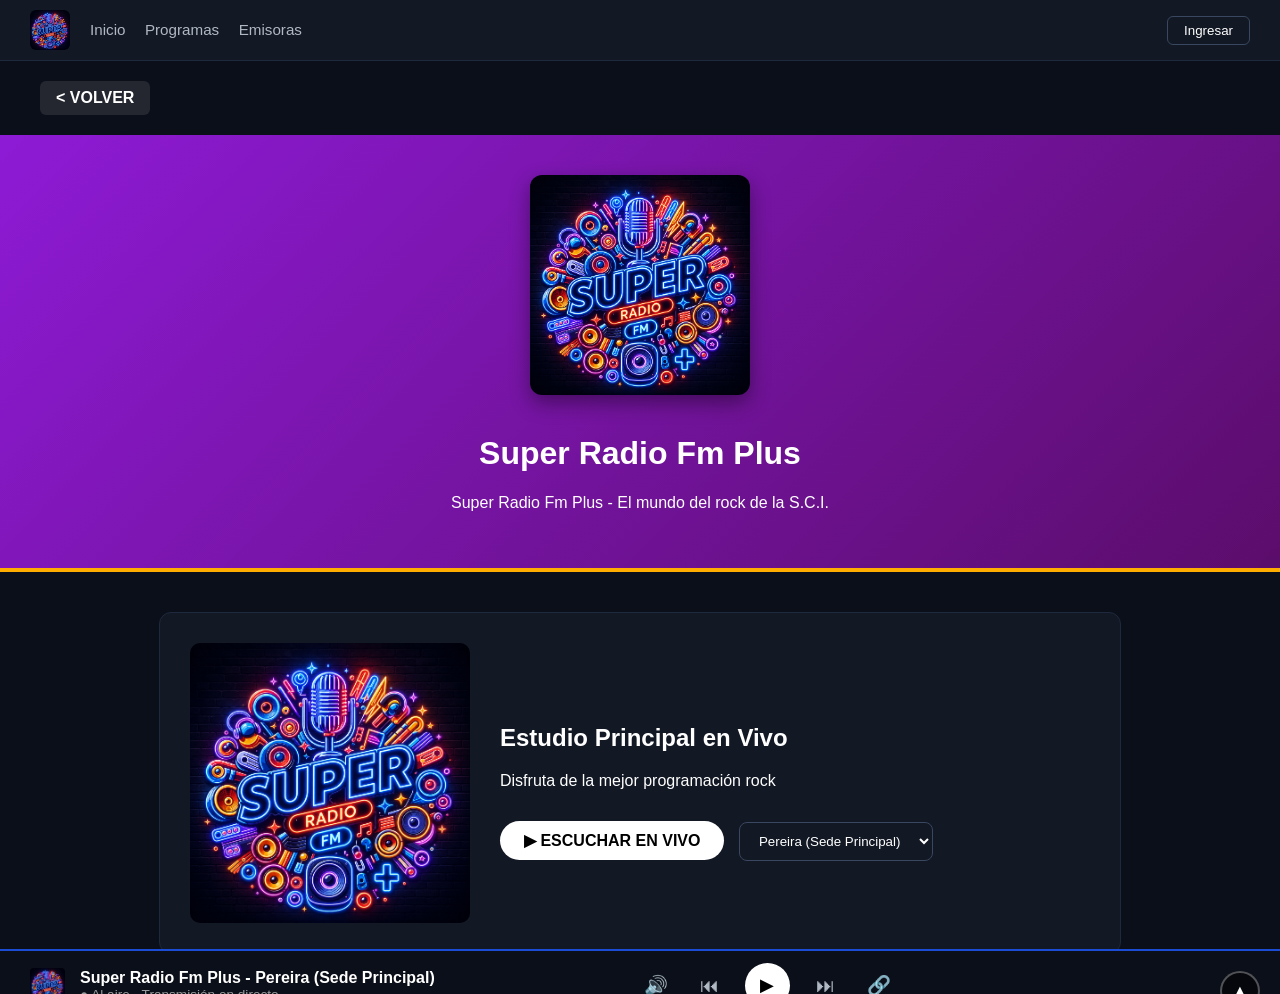
<file: super-radio-fm-plus.html>
<!DOCTYPE html>
<html lang="es">
<head>
    <meta charset="UTF-8">
    <meta name="viewport" content="width=device-width, initial-scale=1.0">
    <title>Super Radio Fm Plus - S.C.I.</title>
    <!-- FAVICON -->
    <link rel="icon" type="image/png" href="plus.png">
    <style>
        body {
            margin: 0;
            font-family: Arial, sans-serif;
            background-color: #0b0f19;
            color: #ffffff;
        }
        .navbar-rcn {
            display: flex;
            justify-content: space-between;
            align-items: center;
            background-color: #121824;
            padding: 10px 30px;
            border-bottom: 1px solid #1f293d;
        }
        .nav-left {
            display: flex;
            align-items: center;
            gap: 20px;
        }
        /* LOGO DE IMAGEN EN EL HEADER */
        .logo-box-img {
            display: flex;
            align-items: center;
            text-decoration: none;
        }
        .logo-box-img img {
            height: 40px;
            width: auto;
            border-radius: 6px;
            object-fit: contain;
        }
        .nav-left nav a {
            color: #b0b8c4;
            text-decoration: none;
            margin-right: 15px;
            font-size: 0.95rem;
        }
        .nav-left nav a:hover {
            color: #ffffff;
        }
        .btn-ingresar {
            background-color: transparent;
            border: 1px solid #3a4760;
            color: white;
            padding: 6px 16px;
            border-radius: 6px;
            cursor: pointer;
        }
        .btn-volver {
            display: inline-block;
            margin: 20px 40px;
            color: #ffffff;
            text-decoration: none;
            font-weight: bold;
            background: rgba(255, 255, 255, 0.1);
            padding: 8px 16px;
            border-radius: 6px;
        }
        .hero-emisora {
            background: linear-gradient(135deg, hsl(277, 78%, 47%), #5b0d6b);
            padding: 40px 20px;
            text-align: center;
            border-bottom: 4px solid #ffae00;
        }
        .hero-emisora img {
            max-width: 220px;
            border-radius: 12px;
            margin-bottom: 15px;
            box-shadow: 0 8px 20px rgba(0,0,0,0.4);
        }
        .contenido-programa {
            max-width: 900px;
            margin: 40px auto;
            display: flex;
            gap: 30px;
            align-items: center;
            background: #121824;
            padding: 30px;
            border-radius: 12px;
            border: 1px solid #1f293d;
        }
        .contenido-programa img {
            width: 280px;
            border-radius: 10px;
        }
        .btn-escuchar {
            background-color: #ffffff;
            color: #000000;
            border: none;
            padding: 10px 24px;
            font-weight: bold;
            border-radius: 20px;
            cursor: pointer;
            text-decoration: none;
            display: inline-block;
            margin-top: 15px;
        }
        .btn-escuchar:hover {
            background-color: #ff0055;
            color: #ffffff;
        }
        .select-ciudad {
            background-color: #121824;
            color: #ffffff;
            border: 1px solid #3a4760;
            padding: 10px 15px;
            border-radius: 8px;
            outline: none;
            margin-top: 15px;
            margin-left: 10px;
        }

        /* BARRA REPRODUCTOR FLOTANTE INFERIOR */
        .reproductor-flotante {
            position: fixed;
            bottom: -120px;
            left: 0;
            width: 100%;
            background-color: #0b0f19;
            border-top: 2px solid #1a4cd6;
            display: flex;
            align-items: center;
            justify-content: space-between;
            padding: 12px 30px;
            box-sizing: border-box;
            z-index: 1000;
            transition: all 0.4s ease-in-out;
        }
        .reproductor-flotante.visible {
            bottom: 0;
        }

        /* ESTILO MODO AMPLIADO */
        .reproductor-flotante.ampliado {
            top: 0;
            bottom: 0;
            height: 100vh;
            flex-direction: column;
            justify-content: center;
            align-items: center;
            background-color: transparent;
            padding: 40px;
            border-top: none;
            overflow: hidden;
        }

        .fondo-difuminado-blur {
            display: none;
            position: absolute;
            top: 0;
            left: 0;
            width: 100%;
            height: 100%;
            background: linear-gradient(rgba(5, 7, 12, 0.88), rgba(5, 7, 12, 0.88)), url('plus.png');
            background-size: cover;
            background-position: center;
            filter: blur(40px);
            transform: scale(1.1);
            z-index: -1;
        }
        .reproductor-flotante.ampliado .fondo-difuminado-blur {
            display: block;
        }

        .reproductor-flotante.ampliado .player-info-left {
            display: none;
        }
        .reproductor-flotante.ampliado .player-controls-center {
            margin-top: 15px;
            z-index: 2;
        }
        .reproductor-flotante.ampliado .player-extra-right {
            display: none; 
        }

        .vista-ampliada-contenido {
            display: none;
            flex-direction: column;
            align-items: center;
            text-align: center;
            margin-bottom: 10px;
            z-index: 2;
            width: 100%;
            max-width: 450px;
        }
        .reproductor-flotante.ampliado .vista-ampliada-contenido {
            display: flex;
        }
        .vista-ampliada-contenido img {
            width: 240px;
            height: 240px;
            border-radius: 12px;
            object-fit: cover;
            box-shadow: 0 20px 50px rgba(0,0,0,0.9);
            margin-bottom: 15px;
        }

        .tiempo-streaming-container {
            width: 100%;
            margin-top: 15px;
        }
        .tiempos-labels {
            display: flex;
            justify-content: space-between;
            font-size: 0.85rem;
            color: #b0b8c4;
            margin-bottom: 8px;
            font-weight: 500;
        }
        .barra-progreso-interactiva {
            -webkit-appearance: none;
            appearance: none;
            width: 100%;
            height: 6px;
            background: rgba(255, 255, 255, 0.2);
            border-radius: 3px;
            outline: none;
            cursor: pointer;
            accent-color: #ffffff;
        }
        .barra-progreso-interactiva::-webkit-slider-thumb {
            -webkit-appearance: none;
            appearance: none;
            width: 14px;
            height: 14px;
            border-radius: 50%;
            background: #ffffff;
            cursor: pointer;
            box-shadow: 0 0 8px rgba(0,0,0,0.6);
            transition: transform 0.1s;
        }
        .barra-progreso-interactiva::-webkit-slider-thumb:hover {
            transform: scale(1.2);
        }

        .badge-aire-pill {
            background-color: rgba(255, 255, 255, 0.15);
            color: #ffffff;
            padding: 4px 12px;
            border-radius: 15px;
            font-size: 0.75rem;
            font-weight: bold;
            display: inline-flex;
            align-items: center;
            gap: 6px;
            margin: 12px 0 8px 0;
        }
        .badge-aire-pill span {
            width: 6px;
            height: 6px;
            background-color: #ff0055;
            border-radius: 50%;
            box-shadow: 0 0 6px #ff0055;
        }

        .vista-ampliada-contenido h3 {
            color: #ffffff;
            font-size: 1.4rem;
            margin: 0;
            text-shadow: 0 2px 10px rgba(0,0,0,0.8);
        }

        /* BOTÓN MINIMIZAR ARRIBA A LA DERECHA */
        .contenedor-botones-superiores {
            position: absolute;
            top: 20px;
            right: 20px;
            z-index: 10;
        }

        .btn-minimizar {
            background: rgba(0,0,0,0.5);
            color: #ffffff;
            border: 2px solid rgba(255,255,255,0.3);
            border-radius: 50%;
            width: 40px;
            height: 40px;
            display: flex;
            align-items: center;
            justify-content: center;
            cursor: pointer;
            transition: background 0.2s;
            font-size: 1rem;
        }
        .btn-minimizar:hover {
            background: rgba(255,255,255,0.2);
        }

        .player-info-left {
            display: flex;
            align-items: center;
            gap: 15px;
        }
        .player-info-left img {
            height: 35px;
            width: auto;
            border-radius: 4px;
        }
        .player-text-meta h4 {
            color: #ffffff;
            margin: 0;
            font-size: 1rem;
        }
        .player-text-meta p {
            color: #999999;
            margin: 0;
            font-size: 0.85rem;
        }

        /* CONTROLES CENTRO */
        .player-controls-center {
            display: flex;
            align-items: center;
            gap: 20px;
            position: relative;
        }
        .btn-control-aux {
            background: transparent;
            color: #b0b8c4;
            border: none;
            font-size: 1.2rem;
            cursor: pointer;
        }
        .btn-control-aux:hover {
            color: #ffffff;
        }
        .btn-player-circle {
            background-color: #ffffff;
            color: #000000;
            border: none;
            width: 45px;
            height: 45px;
            border-radius: 50%;
            display: flex;
            align-items: center;
            justify-content: center;
            cursor: pointer;
            font-size: 1.1rem;
        }

        /* CONTENEDOR DE VOLUMEN CON BARRA DESPLEGABLE POR CLIC */
        .volumen-container {
            position: relative;
            display: flex;
            align-items: center;
        }
        .slider-volumen-flotante {
            display: none;
            position: absolute;
            bottom: 45px;
            left: 50%;
            transform: translateX(-50%);
            background: #121824;
            border: 1px solid #3a4760;
            padding: 12px 10px;
            border-radius: 20px;
            box-shadow: 0 5px 20px rgba(0,0,0,0.6);
            z-index: 100;
        }
        .slider-volumen-flotante.activo {
            display: block;
        }
        .slider-volumen-flotante input[type="range"] {
            -webkit-appearance: slider-vertical;
            appearance: slider-vertical;
            width: 8px;
            height: 90px;
            accent-color: #1a4cd6;
            cursor: pointer;
        }

        /* ESPACIO DERECHO */
        .player-extra-right {
            display: flex;
            align-items: center;
            min-width: 150px;
            justify-content: flex-end;
        }
    </style>
</head>
<body>

    <header class="navbar-rcn">
        <div class="nav-left">
            <a href="index.html" class="logo-box-img">
                <img src="plus.png" alt="S.C.I. Logo">
            </a>
            <nav>
                <a href="index.html">Inicio</a>
                <a href="programas.html">Programas</a>
                <a href="emisoras.html">Emisoras</a>
            </nav>
        </div>
        <div class="nav-right">
            <button class="btn-ingresar">Ingresar</button>
        </div>
    </header>

    <a href="index.html" class="btn-volver">&lt; VOLVER</a>

    <div class="hero-emisora">
        <img src="plus.png" alt="Logo Super Radio Fm Plus">
        <h1>Super Radio Fm Plus</h1>
        <p>Super Radio Fm Plus - El mundo del rock de la S.C.I.</p>
    </div>

    <main class="contenido-programa">
        <img src="plus.png" alt="Programa en vivo">
        <div class="info-programa">
            <h2>Estudio Principal en Vivo</h2>
            <p>Disfruta de la mejor programación rock
                     <div>
                <a href="#" class="btn-escuchar">▶ ESCUCHAR EN VIVO</a>
                <select id="selectorCiudad" class="select-ciudad" onchange="cambiarFlujoAudio(this)">
                    <option value="https://usa3.fastcast4u.com/proxy/superradiofmplus?mp=/1" selected>Pereira (Sede Principal)</option>
                    <option value="https://usa3.fastcast4u.com/proxy/superradiofmplus?mp=/1">Bogotá</option>
                    <option value="https://usa3.fastcast4u.com/proxy/superradiofmplus?mp=/1">Medellín</option>
                    <option value="https://usa3.fastcast4u.com/proxy/superradiofmplus?mp=/1">Cali</option>
                </select>
            </div>
        </div>
    </main>
    

    <!-- BARRA REPRODUCTOR FLOTANTE INFERIOR -->
    <div id="barraFlotante" class="reproductor-flotante">
        <div class="fondo-difuminado-blur"></div>
        
        <div class="contenedor-botones-superiores">
            <button id="btnMinimizar" class="btn-minimizar" title="Expandir / Minimizar">▲</button>
        </div>

        <div class="vista-ampliada-contenido">
            <img src="plus.png" alt="Carátula Emisora">
            
            <div class="tiempo-streaming-container">
                <div class="tiempos-labels">
                    <span id="horaActualStream">10:59</span>
                    <span id="horaFinStream">11:30</span>
                </div>
                <input type="range" id="barraProgresoInteractiva" class="barra-progreso-interactiva" min="0" max="100" value="0" step="0.1" title="Progreso del bloque">
            </div>

            <div class="badge-aire-pill"><span></span> Al aire</div>
            <h3 id="infoTextoCiudadAmplia">Super Radio Fm Plus - Pereira (Sede Principal)</h3>
        </div>

        <div class="player-info-left">
            <img src="plus.png" alt="S.C.I. Logo">
            <div class="player-text-meta">
                <h4 id="infoTextoCiudad">Super Radio Fm Plus - Pereira (Sede Principal)</h4>
                <p>● Al aire - Transmisión en directo</p>
            </div>
        </div>

        <div class="player-controls-center">
            <div class="volumen-container" id="volumenContainer">
                <button class="btn-control-aux" id="btnToggleVolumen" title="Ajustar Volumen">🔊</button>
                <div class="slider-volumen-flotante" id="sliderVolumenFlotante">
                    <input type="range" id="volumenVertical" min="0" max="1" step="0.05" value="1" title="Nivel de volumen">
                </div>
            </div>
            
            <button class="btn-control-aux" id="btnRetroceder" title="Retroceder">⏮</button>
            <button class="btn-player-circle" id="btnPlayBarra" title="Reproducir / Pausar">▶</button>
            <button class="btn-control-aux" id="btnAdelantar" title="Adelantar">⏭</button>
            <button class="btn-control-aux" id="btnCompartir" title="Compartir enlace">🔗</button>
        </div>

        <div class="player-extra-right"></div>
    </div>

    <audio id="streamAudio" src="https://usa3.fastcast4u.com/proxy/superradiofmplus?mp=/1" preload="none"></audio>

    <script>
        const selectCiudad = document.getElementById('selectorCiudad');
        const etiquetaAudio = document.getElementById('streamAudio');
        const barraFlotante = document.getElementById('barraFlotante');
        const btnEscucharPrincipal = document.querySelector('.btn-escuchar');
        const btnPlayBarra = document.getElementById('btnPlayBarra');
        const btnToggleVolumen = document.getElementById('btnToggleVolumen');
        const sliderVolumenFlotante = document.getElementById('sliderVolumenFlotante');
        const volumenVertical = document.getElementById('volumenVertical');
        const btnRetroceder = document.getElementById('btnRetroceder');
        const btnAdelantar = document.getElementById('btnAdelantar');
        const btnCompartir = document.getElementById('btnCompartir');
        const infoTextoCiudad = document.getElementById('infoTextoCiudad');
        const infoTextoCiudadAmplia = document.getElementById('infoTextoCiudadAmplia');
        const btnMinimizar = document.getElementById('btnMinimizar');
        
        const horaActualStream = document.getElementById('horaActualStream');
        const horaFinStream = document.getElementById('horaFinStream');
        const barraProgresoInteractiva = document.getElementById('barraProgresoInteractiva');

        let urlAudioActual = selectCiudad.value;
        let estaAmpliado = false;
        let usuarioArrastrando = false;

        barraProgresoInteractiva.addEventListener('mousedown', () => { usuarioArrastrando = true; });
        barraProgresoInteractiva.addEventListener('mouseup', () => { usuarioArrastrando = false; });
        barraProgresoInteractiva.addEventListener('touchstart', () => { usuarioArrastrando = true; });
        barraProgresoInteractiva.addEventListener('touchend', () => { usuarioArrastrando = false; });

        function actualizarRelojStreaming() {
            const ahora = new Date();
            let h = ahora.getHours();
            let m = ahora.getMinutes();
            let s = ahora.getSeconds();
            
            let horaActualTexto = (h < 10 ? "0" : "") + h + ":" + (m < 10 ? "0" : "") + m;
            let mFin = m < 30 ? 30 : 0;
            let hFin = m < 30 ? h : (h + 1) % 24;
            let horaFinTexto = (hFin < 10 ? "0" : "") + hFin + ":" + (mFin === 0 ? "00" : "30");

            horaActualStream.textContent = horaActualTexto;
            horaFinStream.textContent = horaFinTexto;

            if (!usuarioArrastrando) {
                let segundosEnBloque = ((m % 30) * 60) + s;
                let porcentaje = (segundosEnBloque / 1800) * 100;
                barraProgresoInteractiva.value = Math.min(100, Math.max(0, porcentaje));
            }
        }

        setInterval(actualizarRelojStreaming, 1000);
        actualizarRelojStreaming();

        btnRetroceder.addEventListener('click', function() {
            let valorActual = parseFloat(barraProgresoInteractiva.value);
            barraProgresoInteractiva.value = Math.max(0, valorActual - 5);
        });

        btnAdelantar.addEventListener('click', function() {
            let valorActual = parseFloat(barraProgresoInteractiva.value);
            barraProgresoInteractiva.value = Math.min(100, valorActual + 5);
        });

        function cambiarFlujoAudio(selectElement) {
            urlAudioActual = selectElement.value;
            etiquetaAudio.src = urlAudioActual;
            let nombreCiudad = selectElement.options[selectElement.selectedIndex].text;
            infoTextoCiudad.textContent = "Super Radio Fm - " + nombreCiudad;
            infoTextoCiudadAmplia.textContent = "Super Radio Fm - " + nombreCiudad;
            if (!etiquetaAudio.paused) etiquetaAudio.play();
        }

        function alternarReproduccion() {
            if (etiquetaAudio.paused) {
                etiquetaAudio.play().then(() => {
                    barraFlotante.classList.add('visible');
                    btnEscucharPrincipal.textContent = "⏸ PAUSAR SEÑAL";
                    btnPlayBarra.textContent = "⏸";
                }).catch(err => console.log(err));
            } else {
                etiquetaAudio.pause();
                barraFlotante.classList.remove('visible');
                barraFlotante.classList.remove('ampliado');
                estaAmpliado = false;
                btnMinimizar.textContent = "▲";
                sliderVolumenFlotante.classList.remove('activo');
                btnEscucharPrincipal.textContent = "▶ ESCUCHAR EN VIVO";
                btnPlayBarra.textContent = "▶";
            }
        }

        btnEscucharPrincipal.addEventListener('click', (e) => { e.preventDefault(); alternarReproduccion(); });
        btnPlayBarra.addEventListener('click', (e) => { e.preventDefault(); alternarReproduccion(); });

        btnToggleVolumen.addEventListener('click', (e) => {
            e.stopPropagation();
            sliderVolumenFlotante.classList.toggle('activo');
        });

        sliderVolumenFlotante.addEventListener('click', (e) => {
            e.stopPropagation();
        });

        window.addEventListener('click', () => {
            sliderVolumenFlotante.classList.remove('activo');
        });

        volumenVertical.addEventListener('input', () => {
            etiquetaAudio.volume = volumenVertical.value;
            etiquetaAudio.muted = false;
            btnToggleVolumen.textContent = volumenVertical.value == 0 ? "🔇" : "🔊";
        });

        btnMinimizar.addEventListener('click', () => {
            estaAmpliado = !estaAmpliado;
            if (estaAmpliado) {
                barraFlotante.classList.add('ampliado');
                btnMinimizar.textContent = "▼";
            } else {
                barraFlotante.classList.remove('ampliado');
                btnMinimizar.textContent = "▲";
            }
        });

        btnCompartir.addEventListener('click', () => {
            navigator.clipboard.writeText(window.location.href).then(() => {
                alert("¡Enlace copiado al portapapeles!");
            });
        });
    </script>
</body>
</html>
</file>
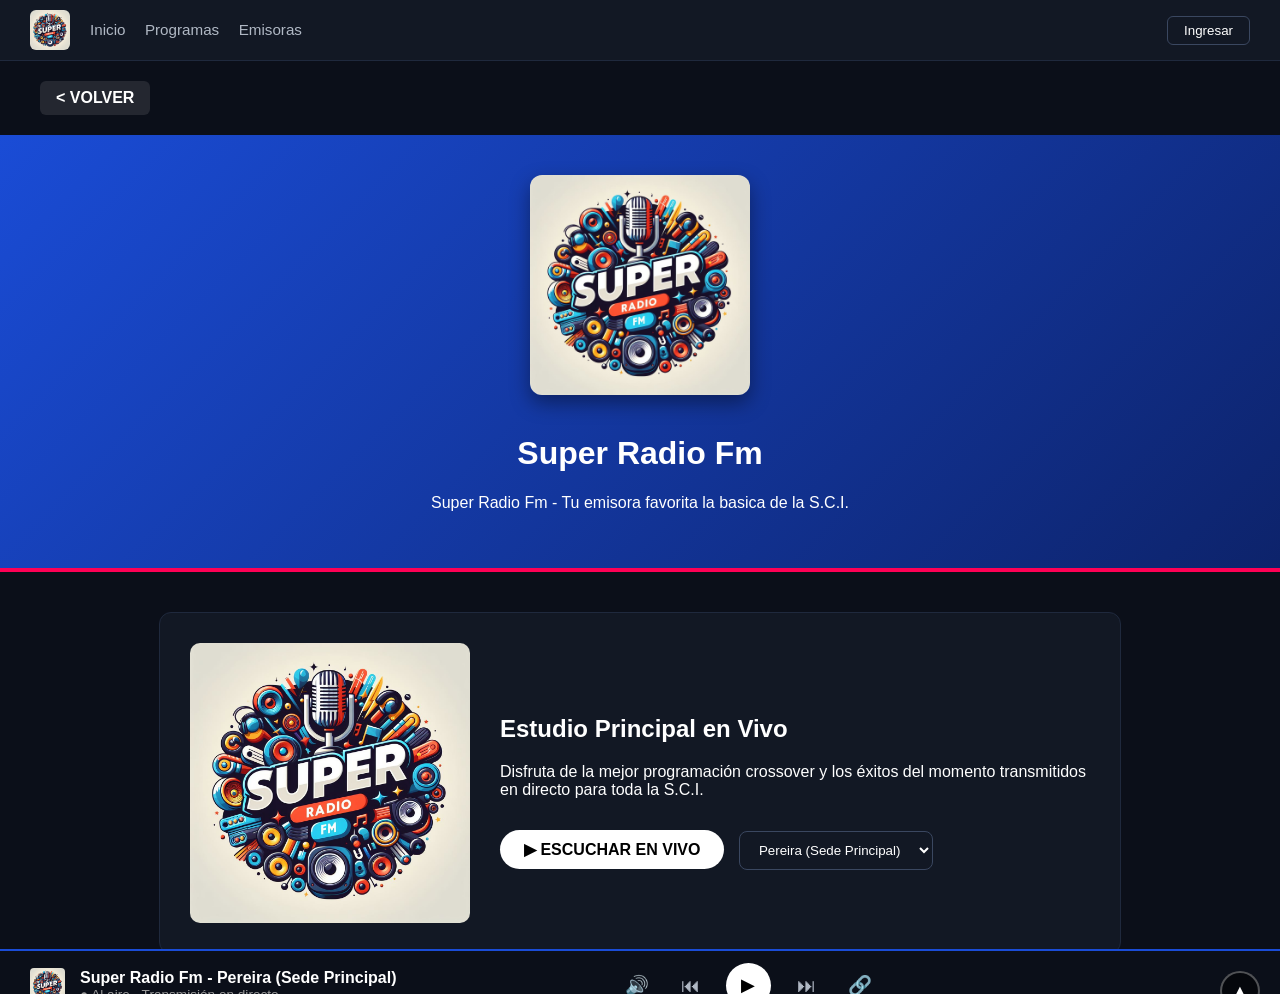
<file: super-radio-fm.html>
<!DOCTYPE html>
<html lang="es">
<head>
    <meta charset="UTF-8">
    <meta name="viewport" content="width=device-width, initial-scale=1.0">
    <title>Super Radio Fm - S.C.I.</title>
    <!-- FAVICON -->
    <link rel="icon" type="image/png" href="basica.png">
    <style>
        body {
            margin: 0;
            font-family: Arial, sans-serif;
            background-color: #0b0f19;
            color: #ffffff;
        }
        .navbar-rcn {
            display: flex;
            justify-content: space-between;
            align-items: center;
            background-color: #121824;
            padding: 10px 30px;
            border-bottom: 1px solid #1f293d;
        }
        .nav-left {
            display: flex;
            align-items: center;
            gap: 20px;
        }
        /* LOGO DE IMAGEN EN EL HEADER */
        .logo-box-img {
            display: flex;
            align-items: center;
            text-decoration: none;
        }
        .logo-box-img img {
            height: 40px;
            width: auto;
            border-radius: 6px;
            object-fit: contain;
        }
        .nav-left nav a {
            color: #b0b8c4;
            text-decoration: none;
            margin-right: 15px;
            font-size: 0.95rem;
        }
        .nav-left nav a:hover {
            color: #ffffff;
        }
        .btn-ingresar {
            background-color: transparent;
            border: 1px solid #3a4760;
            color: white;
            padding: 6px 16px;
            border-radius: 6px;
            cursor: pointer;
        }
        .btn-volver {
            display: inline-block;
            margin: 20px 40px;
            color: #ffffff;
            text-decoration: none;
            font-weight: bold;
            background: rgba(255, 255, 255, 0.1);
            padding: 8px 16px;
            border-radius: 6px;
        }
        .hero-emisora {
            background: linear-gradient(135deg, #1a4cd6, #0d236b);
            padding: 40px 20px;
            text-align: center;
            border-bottom: 4px solid #ff0055;
        }
        .hero-emisora img {
            max-width: 220px;
            border-radius: 12px;
            margin-bottom: 15px;
            box-shadow: 0 8px 20px rgba(0,0,0,0.4);
        }
        .contenido-programa {
            max-width: 900px;
            margin: 40px auto;
            display: flex;
            gap: 30px;
            align-items: center;
            background: #121824;
            padding: 30px;
            border-radius: 12px;
            border: 1px solid #1f293d;
        }
        .contenido-programa img {
            width: 280px;
            border-radius: 10px;
        }
        .btn-escuchar {
            background-color: #ffffff;
            color: #000000;
            border: none;
            padding: 10px 24px;
            font-weight: bold;
            border-radius: 20px;
            cursor: pointer;
            text-decoration: none;
            display: inline-block;
            margin-top: 15px;
        }
        .btn-escuchar:hover {
            background-color: #ff0055;
            color: #ffffff;
        }
        .select-ciudad {
            background-color: #121824;
            color: #ffffff;
            border: 1px solid #3a4760;
            padding: 10px 15px;
            border-radius: 8px;
            outline: none;
            margin-top: 15px;
            margin-left: 10px;
        }

        /* BARRA REPRODUCTOR FLOTANTE INFERIOR */
        .reproductor-flotante {
            position: fixed;
            bottom: -120px;
            left: 0;
            width: 100%;
            background-color: #0b0f19;
            border-top: 2px solid #1a4cd6;
            display: flex;
            align-items: center;
            justify-content: space-between;
            padding: 12px 30px;
            box-sizing: border-box;
            z-index: 1000;
            transition: all 0.4s ease-in-out;
        }
        .reproductor-flotante.visible {
            bottom: 0;
        }

        /* ESTILO MODO AMPLIADO */
        .reproductor-flotante.ampliado {
            top: 0;
            bottom: 0;
            height: 100vh;
            flex-direction: column;
            justify-content: center;
            align-items: center;
            background-color: transparent;
            padding: 40px;
            border-top: none;
            overflow: hidden;
        }

        .fondo-difuminado-blur {
            display: none;
            position: absolute;
            top: 0;
            left: 0;
            width: 100%;
            height: 100%;
            background: linear-gradient(rgba(5, 7, 12, 0.88), rgba(5, 7, 12, 0.88)), url('basica.png');
            background-size: cover;
            background-position: center;
            filter: blur(40px);
            transform: scale(1.1);
            z-index: -1;
        }
        .reproductor-flotante.ampliado .fondo-difuminado-blur {
            display: block;
        }

        .reproductor-flotante.ampliado .player-info-left {
            display: none;
        }
        .reproductor-flotante.ampliado .player-controls-center {
            margin-top: 15px;
            z-index: 2;
        }
        .reproductor-flotante.ampliado .player-extra-right {
            display: none; 
        }

        .vista-ampliada-contenido {
            display: none;
            flex-direction: column;
            align-items: center;
            text-align: center;
            margin-bottom: 10px;
            z-index: 2;
            width: 100%;
            max-width: 450px;
        }
        .reproductor-flotante.ampliado .vista-ampliada-contenido {
            display: flex;
        }
        .vista-ampliada-contenido img {
            width: 240px;
            height: 240px;
            border-radius: 12px;
            object-fit: cover;
            box-shadow: 0 20px 50px rgba(0,0,0,0.9);
            margin-bottom: 15px;
        }

        .tiempo-streaming-container {
            width: 100%;
            margin-top: 15px;
        }
        .tiempos-labels {
            display: flex;
            justify-content: space-between;
            font-size: 0.85rem;
            color: #b0b8c4;
            margin-bottom: 8px;
            font-weight: 500;
        }
        .barra-progreso-interactiva {
            -webkit-appearance: none;
            appearance: none;
            width: 100%;
            height: 6px;
            background: rgba(255, 255, 255, 0.2);
            border-radius: 3px;
            outline: none;
            cursor: pointer;
            accent-color: #ffffff;
        }
        .barra-progreso-interactiva::-webkit-slider-thumb {
            -webkit-appearance: none;
            appearance: none;
            width: 14px;
            height: 14px;
            border-radius: 50%;
            background: #ffffff;
            cursor: pointer;
            box-shadow: 0 0 8px rgba(0,0,0,0.6);
            transition: transform 0.1s;
        }
        .barra-progreso-interactiva::-webkit-slider-thumb:hover {
            transform: scale(1.2);
        }

        .badge-aire-pill {
            background-color: rgba(255, 255, 255, 0.15);
            color: #ffffff;
            padding: 4px 12px;
            border-radius: 15px;
            font-size: 0.75rem;
            font-weight: bold;
            display: inline-flex;
            align-items: center;
            gap: 6px;
            margin: 12px 0 8px 0;
        }
        .badge-aire-pill span {
            width: 6px;
            height: 6px;
            background-color: #ff0055;
            border-radius: 50%;
            box-shadow: 0 0 6px #ff0055;
        }

        .vista-ampliada-contenido h3 {
            color: #ffffff;
            font-size: 1.4rem;
            margin: 0;
            text-shadow: 0 2px 10px rgba(0,0,0,0.8);
        }

        .contenedor-botones-superiores {
            position: absolute;
            top: 20px;
            right: 20px;
            z-index: 10;
        }

        .btn-minimizar {
            background: rgba(0,0,0,0.5);
            color: #ffffff;
            border: 2px solid rgba(255,255,255,0.3);
            border-radius: 50%;
            width: 40px;
            height: 40px;
            display: flex;
            align-items: center;
            justify-content: center;
            cursor: pointer;
            transition: background 0.2s;
            font-size: 1rem;
        }
        .btn-minimizar:hover {
            background: rgba(255,255,255,0.2);
        }

        .player-info-left {
            display: flex;
            align-items: center;
            gap: 15px;
        }
        .player-info-left img {
            height: 35px;
            width: auto;
            border-radius: 4px;
        }
        .player-text-meta h4 {
            color: #ffffff;
            margin: 0;
            font-size: 1rem;
        }
        .player-text-meta p {
            color: #999999;
            margin: 0;
            font-size: 0.85rem;
        }

        .player-controls-center {
            display: flex;
            align-items: center;
            gap: 20px;
            position: relative;
        }
        .btn-control-aux {
            background: transparent;
            color: #b0b8c4;
            border: none;
            font-size: 1.2rem;
            cursor: pointer;
        }
        .btn-control-aux:hover {
            color: #ffffff;
        }
        .btn-player-circle {
            background-color: #ffffff;
            color: #000000;
            border: none;
            width: 45px;
            height: 45px;
            border-radius: 50%;
            display: flex;
            align-items: center;
            justify-content: center;
            cursor: pointer;
            font-size: 1.1rem;
        }

        .volumen-container {
            position: relative;
            display: flex;
            align-items: center;
        }
        .slider-volumen-flotante {
            display: none;
            position: absolute;
            bottom: 45px;
            left: 50%;
            transform: translateX(-50%);
            background: #121824;
            border: 1px solid #3a4760;
            padding: 12px 10px;
            border-radius: 20px;
            box-shadow: 0 5px 20px rgba(0,0,0,0.6);
            z-index: 100;
        }
        .slider-volumen-flotante.activo {
            display: block;
        }
        .slider-volumen-flotante input[type="range"] {
            -webkit-appearance: slider-vertical;
            appearance: slider-vertical;
            width: 8px;
            height: 90px;
            accent-color: #1a4cd6;
            cursor: pointer;
        }

        .player-extra-right {
            display: flex;
            align-items: center;
            min-width: 150px;
            justify-content: flex-end;
        }
    </style>
</head>
<body>

    <header class="navbar-rcn">
        <div class="nav-left">
            <a href="index.html" class="logo-box-img">
                <img src="basica.png" alt="S.C.I. Logo">
            </a>
            <nav>
                <a href="index.html">Inicio</a>
                <a href="#">Programas</a>
                <a href="#">Emisoras</a>
            </nav>
        </div>
        <div class="nav-right">
            <button class="btn-ingresar">Ingresar</button>
        </div>
    </header>

    <a href="index.html" class="btn-volver">&lt; VOLVER</a>

    <div class="hero-emisora">
        <img src="basica.png" alt="Logo Super Radio Fm">
        <h1>Super Radio Fm</h1>
        <p>Super Radio Fm - Tu emisora favorita la basica de la S.C.I.</p>
    </div>

    <main class="contenido-programa">
        <img src="basica.png" alt="Programa en vivo">
        <div class="info-programa">
            <h2>Estudio Principal en Vivo</h2>
            <p>Disfruta de la mejor programación crossover y los éxitos del momento transmitidos en directo para toda la S.C.I.</p>
            <div>
                <a href="#" class="btn-escuchar">▶ ESCUCHAR EN VIVO</a>
                <select id="selectorCiudad" class="select-ciudad" onchange="cambiarFlujoAudio(this)">
                    <option value="https://usa15.fastcast4u.com/proxy/superradiofm?mp=/1" selected>Pereira (Sede Principal)</option>
                    <option value="https://usa15.fastcast4u.com/proxy/superradiofm?mp=/1">Bogotá</option>
                    <option value="https://usa15.fastcast4u.com/proxy/superradiofm?mp=/1">Medellín</option>
                    <option value="https://usa15.fastcast4u.com/proxy/superradiofm?mp=/1">Cali</option>
                </select>
            </div>
        </div>
    </main>
    <!-- BARRA REPRODUCTOR FLOTANTE INFERIOR -->
    <div id="barraFlotante" class="reproductor-flotante">
        <div class="fondo-difuminado-blur"></div>
        
        <div class="contenedor-botones-superiores">
            <button id="btnMinimizar" class="btn-minimizar" title="Expandir / Minimizar">▲</button>
        </div>

        <div class="vista-ampliada-contenido">
            <img src="basica.png" alt="Carátula Emisora">
            
            <div class="tiempo-streaming-container">
                <div class="tiempos-labels">
                    <span id="horaActualStream">10:59</span>
                    <span id="horaFinStream">11:30</span>
                </div>
                <input type="range" id="barraProgresoInteractiva" class="barra-progreso-interactiva" min="0" max="100" value="0" step="0.1" title="Progreso del bloque">
            </div>

            <div class="badge-aire-pill"><span></span> Al aire</div>
            <h3 id="infoTextoCiudadAmplia">Super Radio Fm - Pereira (Sede Principal)</h3>
        </div>

        <div class="player-info-left">
            <img src="basica.png" alt="S.C.I. Logo">
            <div class="player-text-meta">
                <h4 id="infoTextoCiudad">Super Radio Fm - Pereira (Sede Principal)</h4>
                <p>● Al aire - Transmisión en directo</p>
            </div>
        </div>

        <div class="player-controls-center">
            <div class="volumen-container" id="volumenContainer">
                <button class="btn-control-aux" id="btnToggleVolumen" title="Ajustar Volumen">🔊</button>
                <div class="slider-volumen-flotante" id="sliderVolumenFlotante">
                    <input type="range" id="volumenVertical" min="0" max="1" step="0.05" value="1" title="Nivel de volumen">
                </div>
            </div>
            
            <button class="btn-control-aux" id="btnRetroceder" title="Retroceder">⏮</button>
            <button class="btn-player-circle" id="btnPlayBarra" title="Reproducir / Pausar">▶</button>
            <button class="btn-control-aux" id="btnAdelantar" title="Adelantar">⏭</button>
            <button class="btn-control-aux" id="btnCompartir" title="Compartir enlace">🔗</button>
        </div>

        <div class="player-extra-right"></div>
    </div>

    <audio id="streamAudio" src="https://usa15.fastcast4u.com/proxy/superradiofm?mp=/1" preload="none"></audio>

    <script>
        const selectCiudad = document.getElementById('selectorCiudad');
        const etiquetaAudio = document.getElementById('streamAudio');
        const barraFlotante = document.getElementById('barraFlotante');
        const btnEscucharPrincipal = document.querySelector('.btn-escuchar');
        const btnPlayBarra = document.getElementById('btnPlayBarra');
        const btnToggleVolumen = document.getElementById('btnToggleVolumen');
        const sliderVolumenFlotante = document.getElementById('sliderVolumenFlotante');
        const volumenVertical = document.getElementById('volumenVertical');
        const btnRetroceder = document.getElementById('btnRetroceder');
        const btnAdelantar = document.getElementById('btnAdelantar');
        const btnCompartir = document.getElementById('btnCompartir');
        const infoTextoCiudad = document.getElementById('infoTextoCiudad');
        const infoTextoCiudadAmplia = document.getElementById('infoTextoCiudadAmplia');
        const btnMinimizar = document.getElementById('btnMinimizar');
        
        const horaActualStream = document.getElementById('horaActualStream');
        const horaFinStream = document.getElementById('horaFinStream');
        const barraProgresoInteractiva = document.getElementById('barraProgresoInteractiva');

        let urlAudioActual = selectCiudad.value;
        let estaAmpliado = false;
        let usuarioArrastrando = false;

        barraProgresoInteractiva.addEventListener('mousedown', () => { usuarioArrastrando = true; });
        barraProgresoInteractiva.addEventListener('mouseup', () => { usuarioArrastrando = false; });
        barraProgresoInteractiva.addEventListener('touchstart', () => { usuarioArrastrando = true; });
        barraProgresoInteractiva.addEventListener('touchend', () => { usuarioArrastrando = false; });

        function actualizarRelojStreaming() {
            const ahora = new Date();
            let h = ahora.getHours();
            let m = ahora.getMinutes();
            let s = ahora.getSeconds();
            
            let horaActualTexto = (h < 10 ? "0" : "") + h + ":" + (m < 10 ? "0" : "") + m;
            let mFin = m < 30 ? 30 : 0;
            let hFin = m < 30 ? h : (h + 1) % 24;
            let horaFinTexto = (hFin < 10 ? "0" : "") + hFin + ":" + (mFin === 0 ? "00" : "30");

            horaActualStream.textContent = horaActualTexto;
            horaFinStream.textContent = horaFinTexto;

            if (!usuarioArrastrando) {
                let segundosEnBloque = ((m % 30) * 60) + s;
                let porcentaje = (segundosEnBloque / 1800) * 100;
                barraProgresoInteractiva.value = Math.min(100, Math.max(0, porcentaje));
            }
        }

        setInterval(actualizarRelojStreaming, 1000);
        actualizarRelojStreaming();

        btnRetroceder.addEventListener('click', function() {
            let valorActual = parseFloat(barraProgresoInteractiva.value);
            barraProgresoInteractiva.value = Math.max(0, valorActual - 5);
        });

        btnAdelantar.addEventListener('click', function() {
            let valorActual = parseFloat(barraProgresoInteractiva.value);
            barraProgresoInteractiva.value = Math.min(100, valorActual + 5);
        });

        function cambiarFlujoAudio(selectElement) {
            urlAudioActual = selectElement.value;
            etiquetaAudio.src = urlAudioActual;
            let nombreCiudad = selectElement.options[selectElement.selectedIndex].text;
            infoTextoCiudad.textContent = "Super Radio Fm - " + nombreCiudad;
            infoTextoCiudadAmplia.textContent = "Super Radio Fm - " + nombreCiudad;
            if (!etiquetaAudio.paused) etiquetaAudio.play();
        }

        function alternarReproduccion() {
            if (etiquetaAudio.paused) {
                etiquetaAudio.play().then(() => {
                    barraFlotante.classList.add('visible');
                    btnEscucharPrincipal.textContent = "⏸ PAUSAR SEÑAL";
                    btnPlayBarra.textContent = "⏸";
                }).catch(err => console.log(err));
            } else {
                etiquetaAudio.pause();
                barraFlotante.classList.remove('visible');
                barraFlotante.classList.remove('ampliado');
                estaAmpliado = false;
                btnMinimizar.textContent = "▲";
                sliderVolumenFlotante.classList.remove('activo');
                btnEscucharPrincipal.textContent = "▶ ESCUCHAR EN VIVO";
                btnPlayBarra.textContent = "▶";
            }
        }

        btnEscucharPrincipal.addEventListener('click', (e) => { e.preventDefault(); alternarReproduccion(); });
        btnPlayBarra.addEventListener('click', (e) => { e.preventDefault(); alternarReproduccion(); });

        btnToggleVolumen.addEventListener('click', (e) => {
            e.stopPropagation();
            sliderVolumenFlotante.classList.toggle('activo');
        });

        sliderVolumenFlotante.addEventListener('click', (e) => {
            e.stopPropagation();
        });

        window.addEventListener('click', () => {
            sliderVolumenFlotante.classList.remove('activo');
        });

        volumenVertical.addEventListener('input', () => {
            etiquetaAudio.volume = volumenVertical.value;
            etiquetaAudio.muted = false;
            btnToggleVolumen.textContent = volumenVertical.value == 0 ? "🔇" : "🔊";
        });

        btnMinimizar.addEventListener('click', () => {
            estaAmpliado = !estaAmpliado;
            if (estaAmpliado) {
                barraFlotante.classList.add('ampliado');
                btnMinimizar.textContent = "▼";
            } else {
                barraFlotante.classList.remove('ampliado');
                btnMinimizar.textContent = "▲";
            }
        });

        btnCompartir.addEventListener('click', () => {
            navigator.clipboard.writeText(window.location.href).then(() => {
                alert("¡Enlace copiado al portapapeles!");
            });
        });
    </script>
</body>
</html>
</file>
<file: style.css>
body {
    background-color: #0b0710;
    color: #ffffff;
    font-family: Arial, sans-serif;
    margin: 0;
    padding: 0;
}

/* Barra de navegación superior estilo RCN */
.navbar-rcn {
    background-color: #120d1c;
    display: flex;
    justify-content: space-between;
    align-items: center;
    padding: 12px 30px;
    border-bottom: 1px solid #231b32;
}

.nav-left {
    display: flex;
    align-items: center;
    gap: 30px;
}

.logo-box {
    background-color: #ff4757;
    color: white;
    font-weight: bold;
    padding: 6px 12px;
    border-radius: 4px;
    letter-spacing: 1px;
}

.nav-left nav {
    display: flex;
    gap: 20px;
}

.nav-left nav a {
    color: #b2bec3;
    text-decoration: none;
    font-size: 0.95rem;
    font-weight: 500;
    transition: color 0.2s;
}

.nav-left nav a:hover {
    color: #ffffff;
}

.btn-ingresar {
    background-color: #261f36;
    color: #fff;
    border: 1px solid #3c3254;
    padding: 6px 16px;
    border-radius: 4px;
    font-size: 0.9rem;
    cursor: pointer;
    transition: background 0.2s;
}

.btn-ingresar:hover {
    background-color: #3c3254;
}

/* Título de sección */
.titulo-emisoras {
    text-align: center;
    margin: 40px 0 20px 0;
}

.titulo-emisoras h2 {
    font-size: 1.2rem;
    letter-spacing: 1.5px;
    color: #e0e0e0;
    font-weight: 600;
}

/* Contenedor de Tarjetas de Emisoras */
.emisoras-container {
    display: flex;
    justify-content: center;
    gap: 25px;
    max-width: 1000px;
    margin: 20px auto;
    padding: 0 20px;
    flex-wrap: wrap;
}

.emisoras-container a {
    text-decoration: none;
}

.tarjeta {
    background: #191227;
    border: 1px solid #2d2342;
    border-radius: 10px;
    padding: 15px;
    width: 280px;
    height: 160px;
    display: flex;
    justify-content: center;
    align-items: center;
    transition: transform 0.2s ease, border-color 0.2s ease;
}

.tarjeta:hover {
    transform: translateY(-4px);
    border-color: #ff4757;
}

.tarjeta img {
    max-width: 100%;
    max-height: 100%;
    object-fit: contain;
    border-radius: 6px;
}

/* Secciones Institucionales Estilo Portal Pro */
.seccion-institucional {
    max-width: 1000px;
    margin: 60px auto;
    padding: 0 20px;
}

.seccion-institucional h3 {
    font-size: 1.2rem;
    letter-spacing: 1.5px;
    color: #ffffff;
    margin-bottom: 25px;
    border-left: 4px solid #ff4757;
    padding-left: 12px;
    text-transform: uppercase;
}

.institucional-grid {
    display: grid;
    grid-template-columns: repeat(auto-fit, minmax(300px, 1fr));
    gap: 25px;
}

.inst-card {
    background: linear-gradient(145deg, #161022, #1c142d);
    border: 1px solid #2d2342;
    border-radius: 12px;
    padding: 25px;
    position: relative;
    overflow: hidden;
    transition: all 0.3s ease;
}

/* Línea superior brillante al pasar el cursor por las tarjetas */
.inst-card::before {
    content: '';
    position: absolute;
    top: 0;
    left: 0;
    width: 100%;
    height: 3px;
    background: #ff4757;
    opacity: 0;
    transition: opacity 0.3s ease;
}

.inst-card:hover {
    transform: translateY(-6px);
    border-color: #ff4757;
    box-shadow: 0 10px 25px rgba(255, 71, 87, 0.12);
}

.inst-card:hover::before {
    opacity: 1;
}

.inst-card h4 {
    margin: 0 0 12px 0;
    color: #ffffff;
    font-size: 1.15rem;
    font-weight: 600;
}

.inst-card p {
    margin: 0;
    color: #b8b0c8;
    font-size: 0.92rem;
    line-height: 1.5;
}

/* Footer Corporativo */
.footer-rcn {
    background-color: #07040b;
    border-top: 1px solid #231b32;
    color: #8c829c;
    padding: 40px 20px 20px 20px;
    margin-top: 80px;
}

.footer-content {
    max-width: 1100px;
    margin: 0 auto;
}

.footer-top {
    display: flex;
    flex-wrap: wrap;
    gap: 30px;
    align-items: flex-start;
    padding-bottom: 30px;
    border-bottom: 1px solid #1c1528;
}

.footer-links-group h4 {
    color: #e0e0e0;
    font-size: 0.95rem;
    margin: 0 0 12px 0;
    letter-spacing: 1px;
}

.links-row {
    display: flex;
    flex-wrap: wrap;
    gap: 15px;
}

.links-row a, .footer-legal a {
    color: #8c829c;
    text-decoration: none;
    font-size: 0.85rem;
    transition: color 0.2s;
}

.links-row a:hover, .footer-legal a:hover {
    color: #ffffff;
}

.footer-bottom {
    display: flex;
    justify-content: space-between;
    flex-wrap: wrap;
    gap: 15px;
    padding-top: 20px;
    font-size: 0.8rem;
}

.footer-legal {
    display: flex;
    gap: 20px;
    flex-wrap: wrap;
}

/* Contenedor flexible para alinear el botón y el selector */
.stream-action-group {
    display: flex;
    align-items: center;
    gap: 15px;
    flex-wrap: wrap;
    margin-top: 20px;
}

/* Estilo del selector de ciudad similar al de las grandes cadenas */
.select-ciudad {
    background-color: #1a1a1a;
    color: #ffffff;
    border: 1px solid #333333;
    padding: 12px 18px;
    border-radius: 8px;
    font-size: 14px;
    font-family: inherit;
    cursor: pointer;
    outline: none;
    transition: all 0.3s ease;
    min-width: 200px;
}

.select-ciudad:hover, .select-ciudad:focus {
    border-color: #555555;
    background-color: #222222;
}

.select-ciudad option {
    background-color: #1a1a1a;
    color: #ffffff;
}

/* FONDO DIFUMINADO Y AMBIENTAL */
.fondo-difuminado-blur {
    display: none;
    position: absolute;
    top: 0;
    left: 0;
    width: 100%;
    height: 100%;
    background: linear-gradient(rgba(5, 7, 12, 0.85), rgba(5, 7, 12, 0.85)), url('basica.png');
    background-size: cover;
    background-position: center;
    filter: blur(40px);
    transform: scale(1.1);
    z-index: -1;
}

/* ADAPTACIÓN AUTOMÁTICA A CELULARES Y TABLETS (RESPONSIVE) */
@media (max-width: 768px) {
    .navbar-rcn {
        flex-direction: column;
        gap: 12px;
        padding: 12px 15px;
    }

    .nav-left {
        flex-direction: column;
        gap: 12px;
        width: 100%;
    }

    .nav-left nav {
        flex-wrap: wrap;
        justify-content: center;
        gap: 10px 15px;
    }

    .nav-left nav a {
        font-size: 0.85rem;
    }

    .btn-ingresar {
        width: 100%;
        text-align: center;
    }

    .footer-bottom {
        flex-direction: column;
        text-align: center;
        align-items: center;
    }
}
</file>
